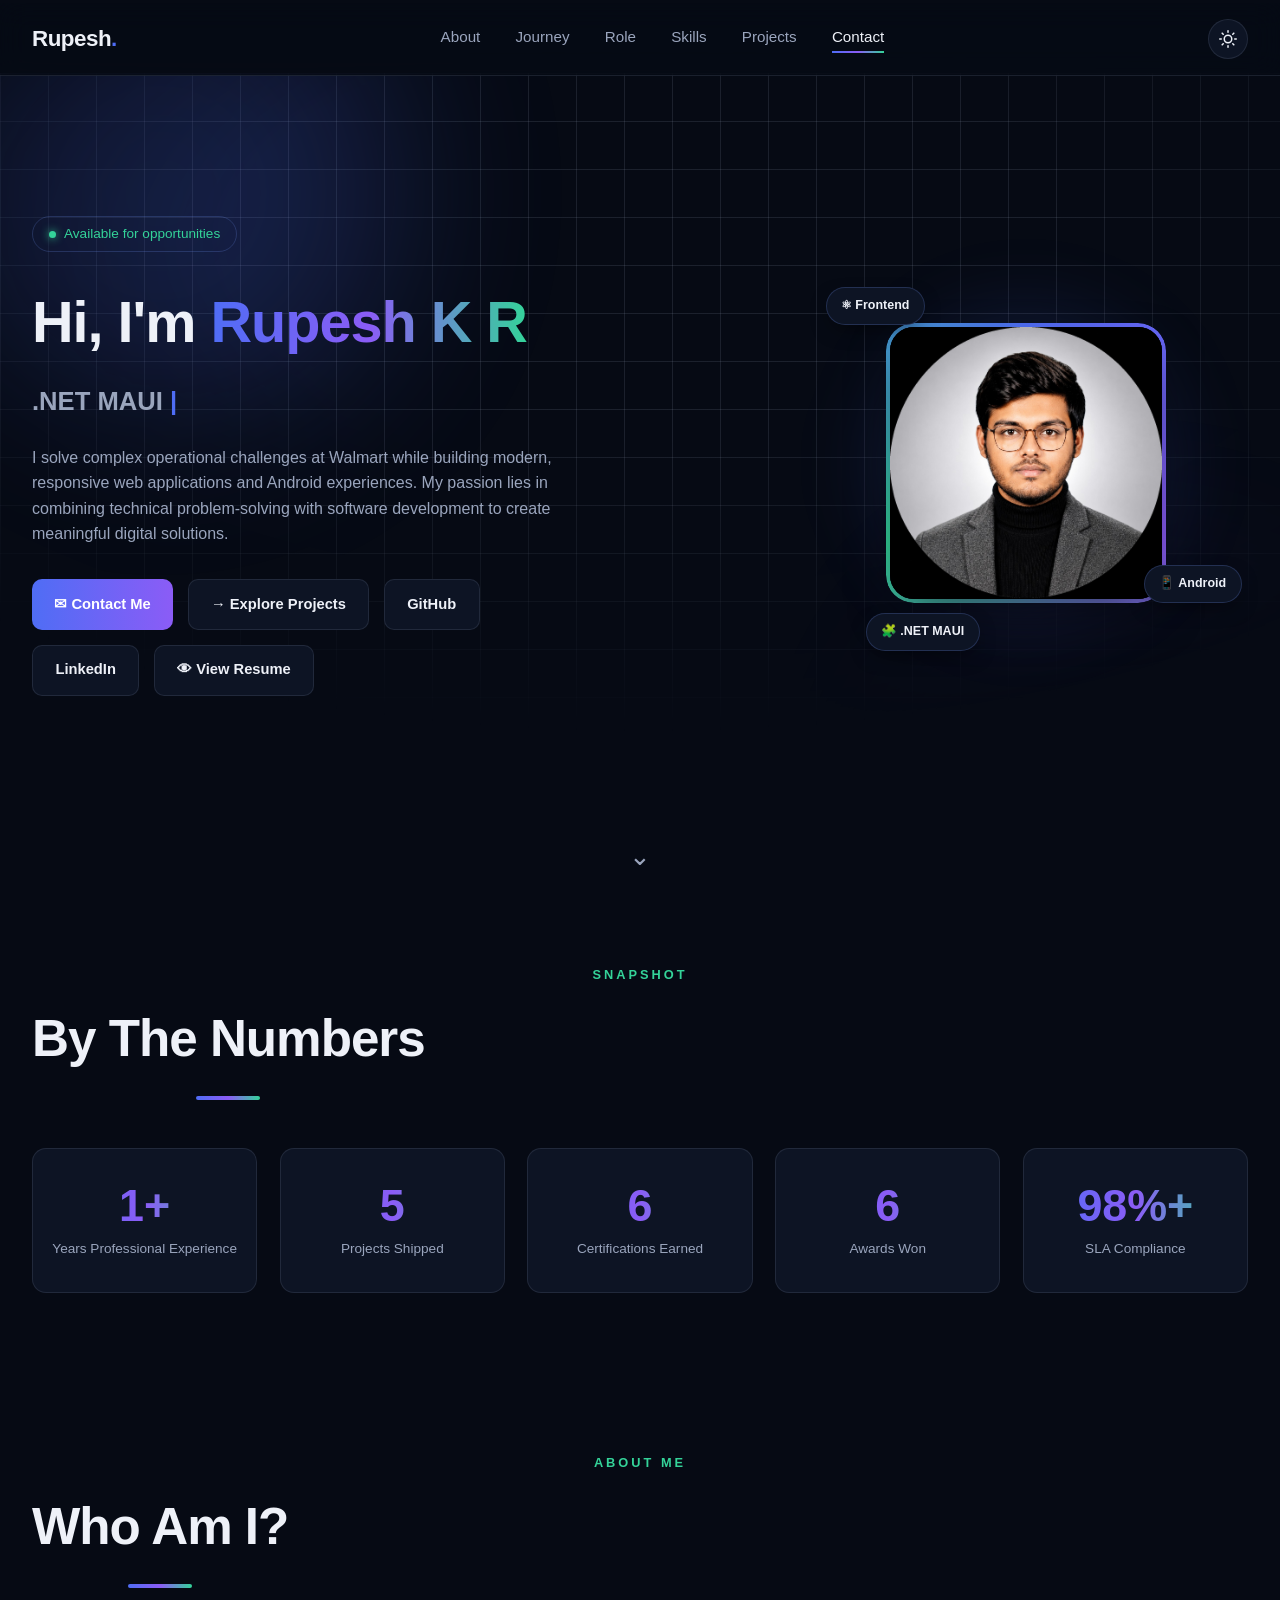
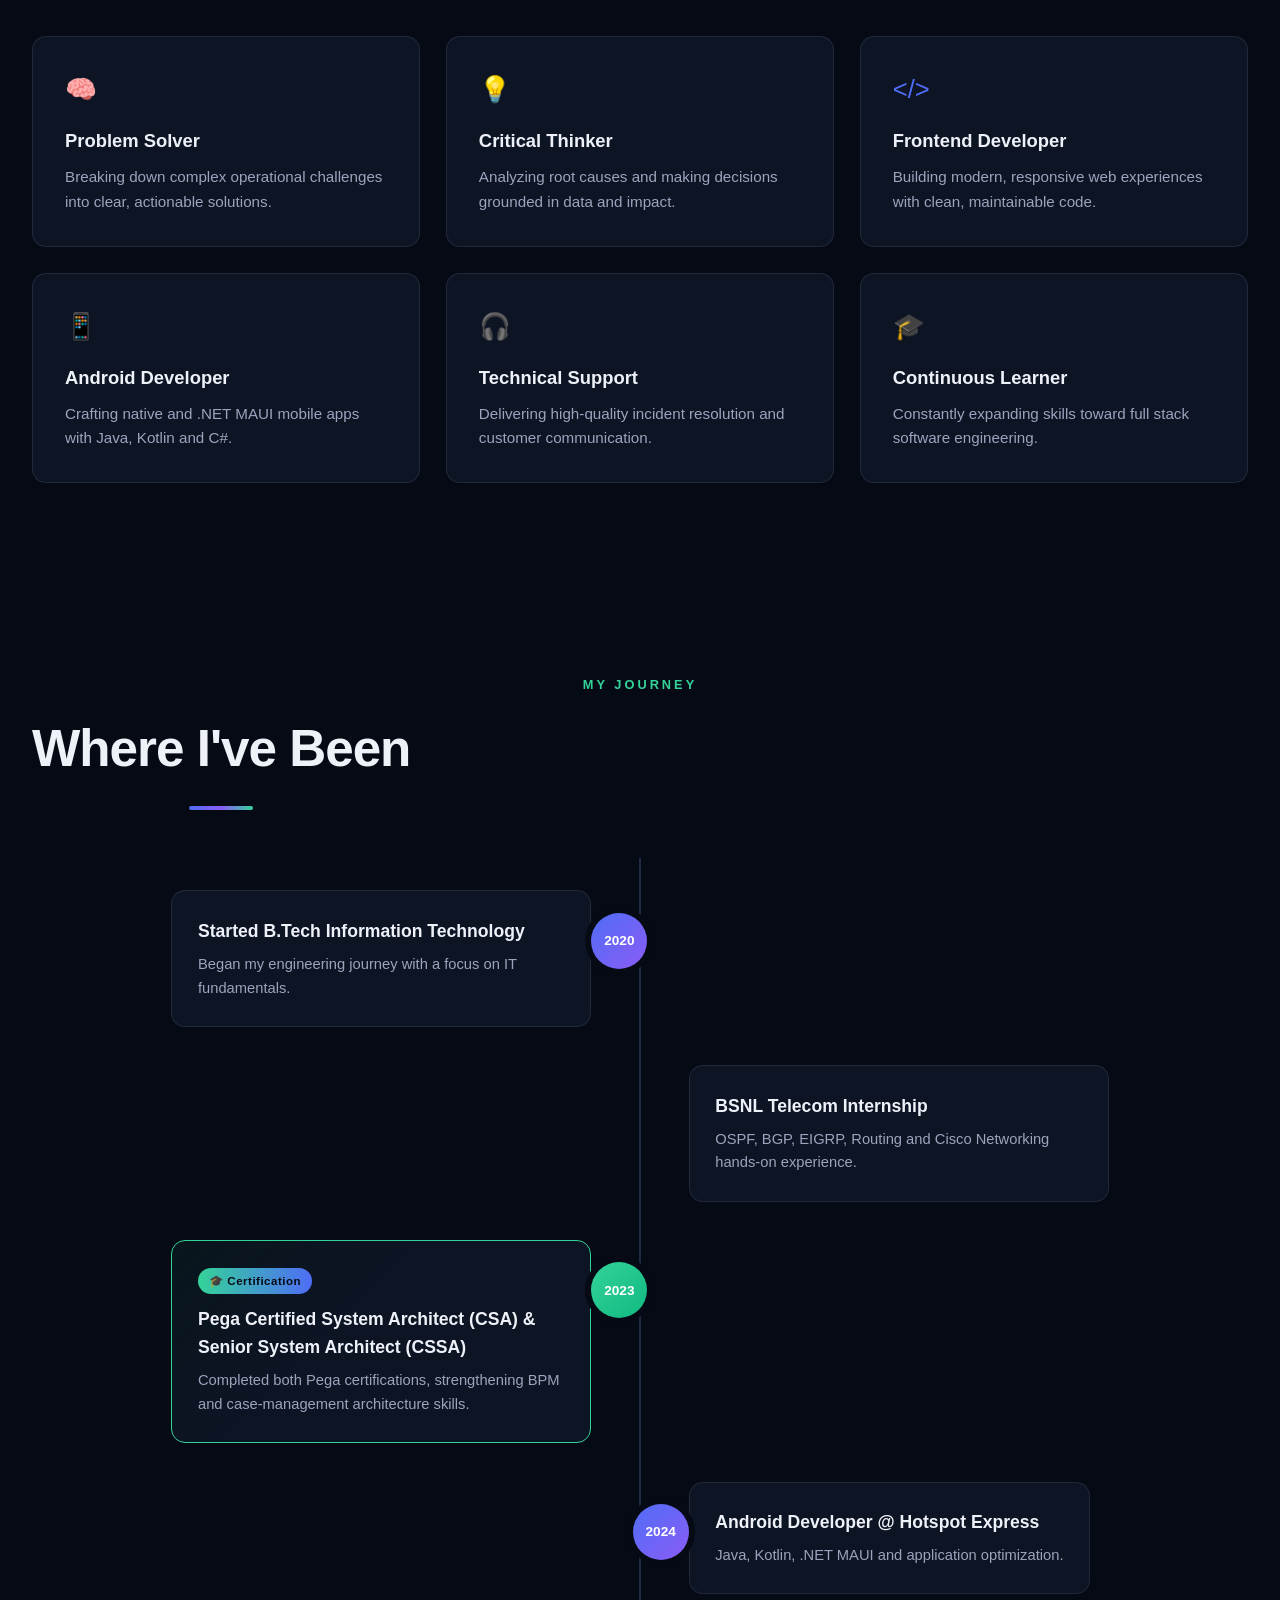
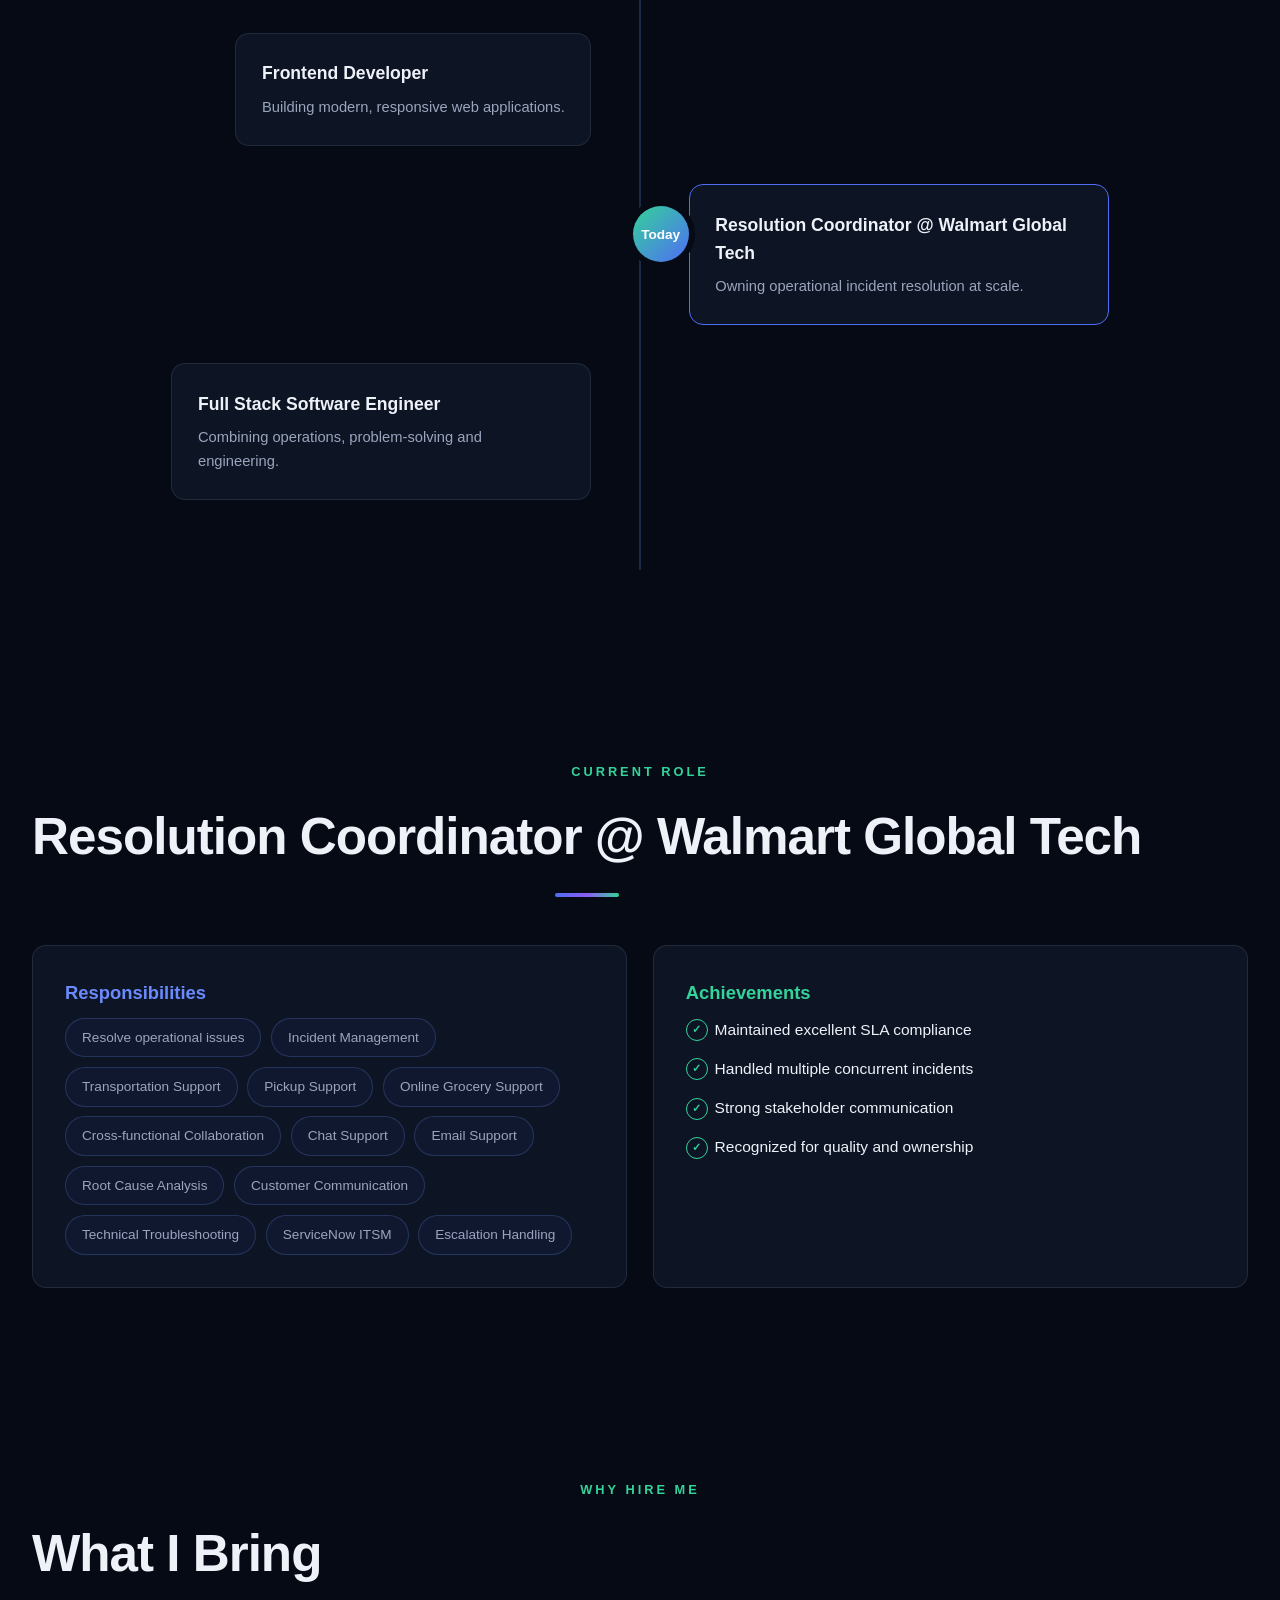
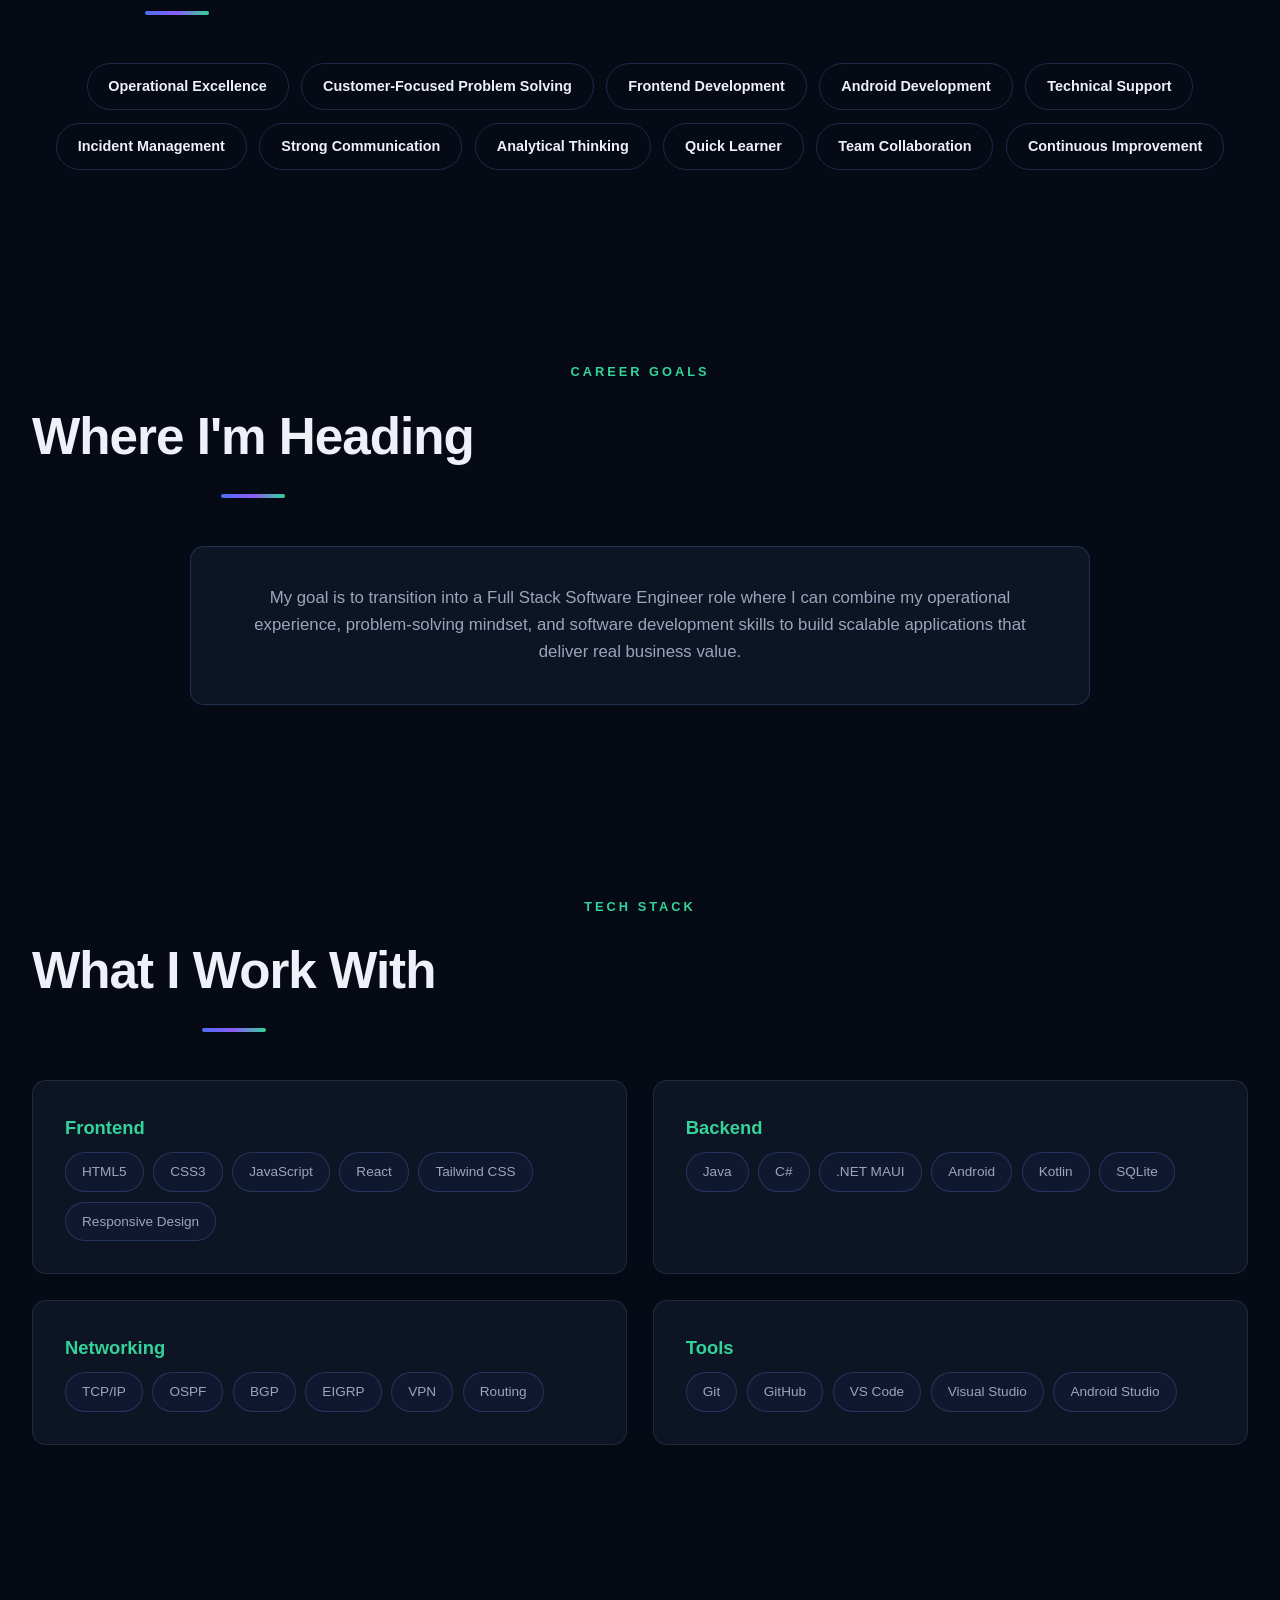
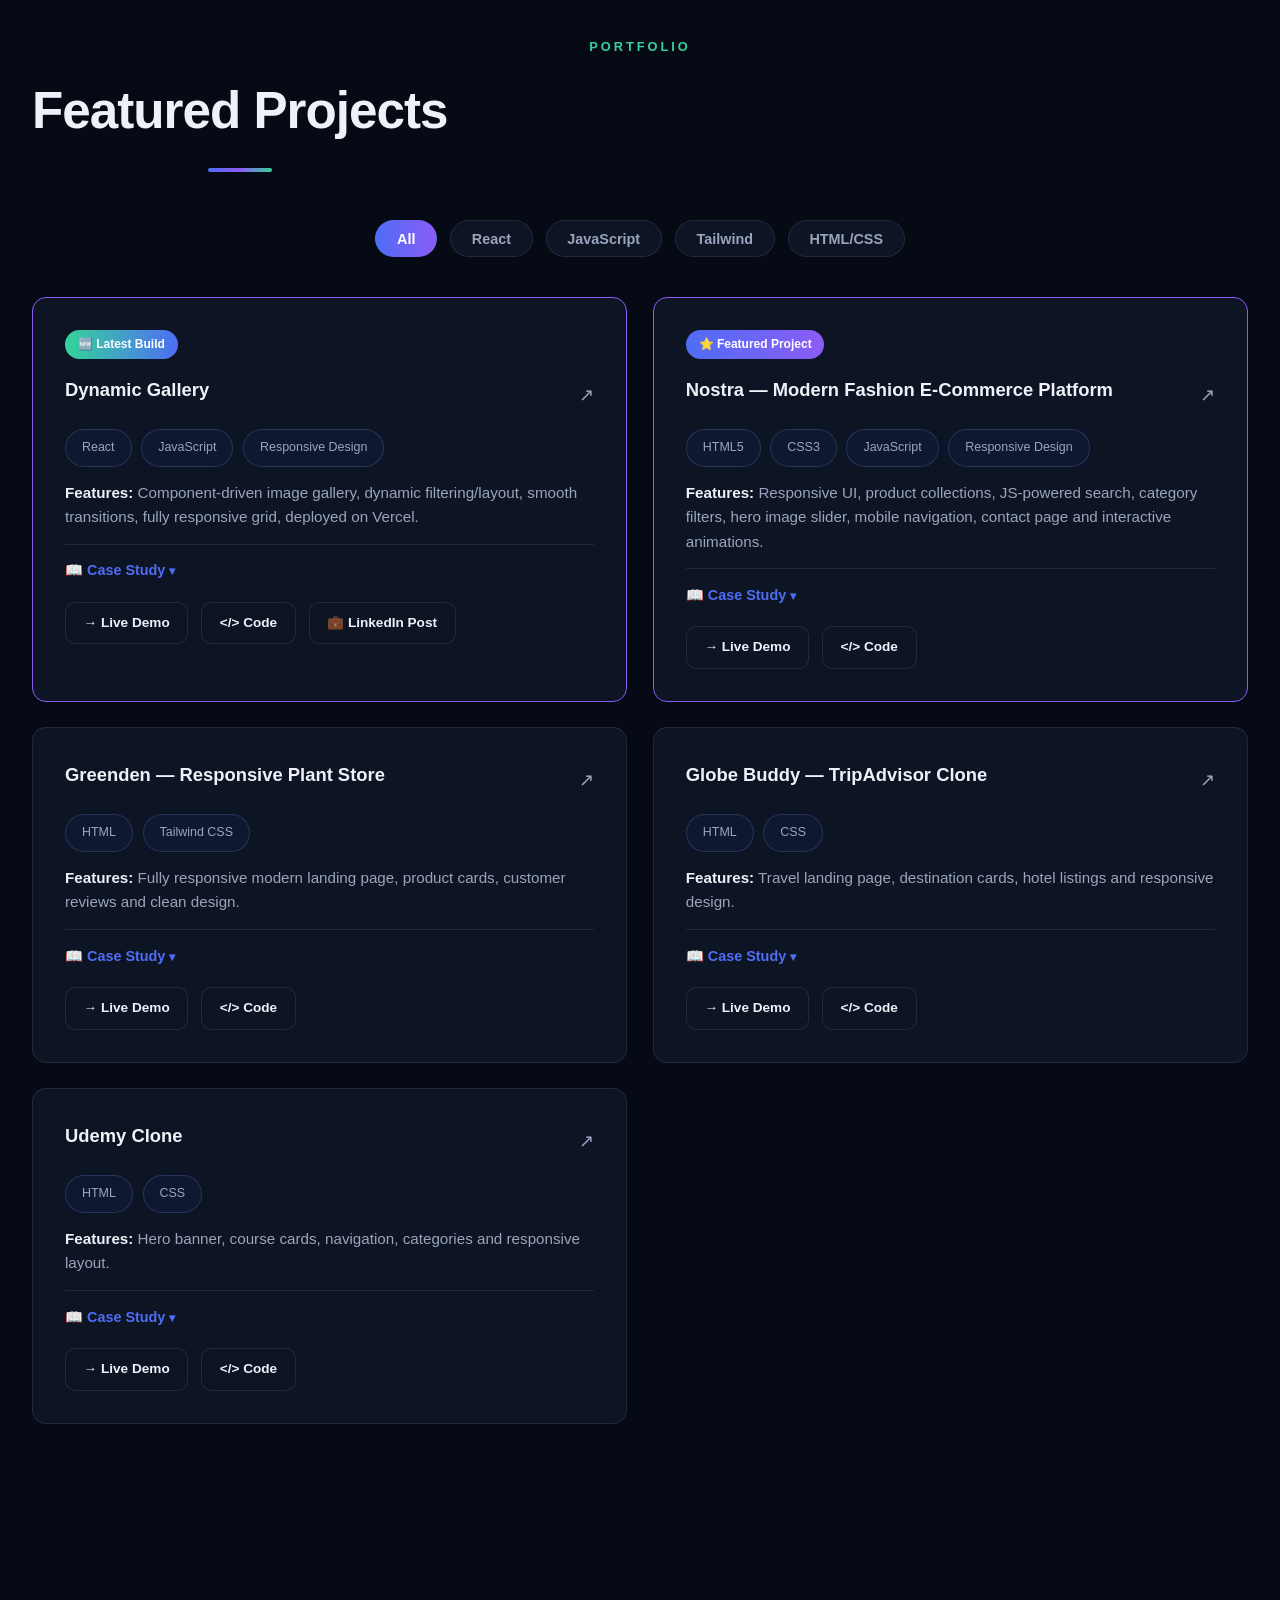
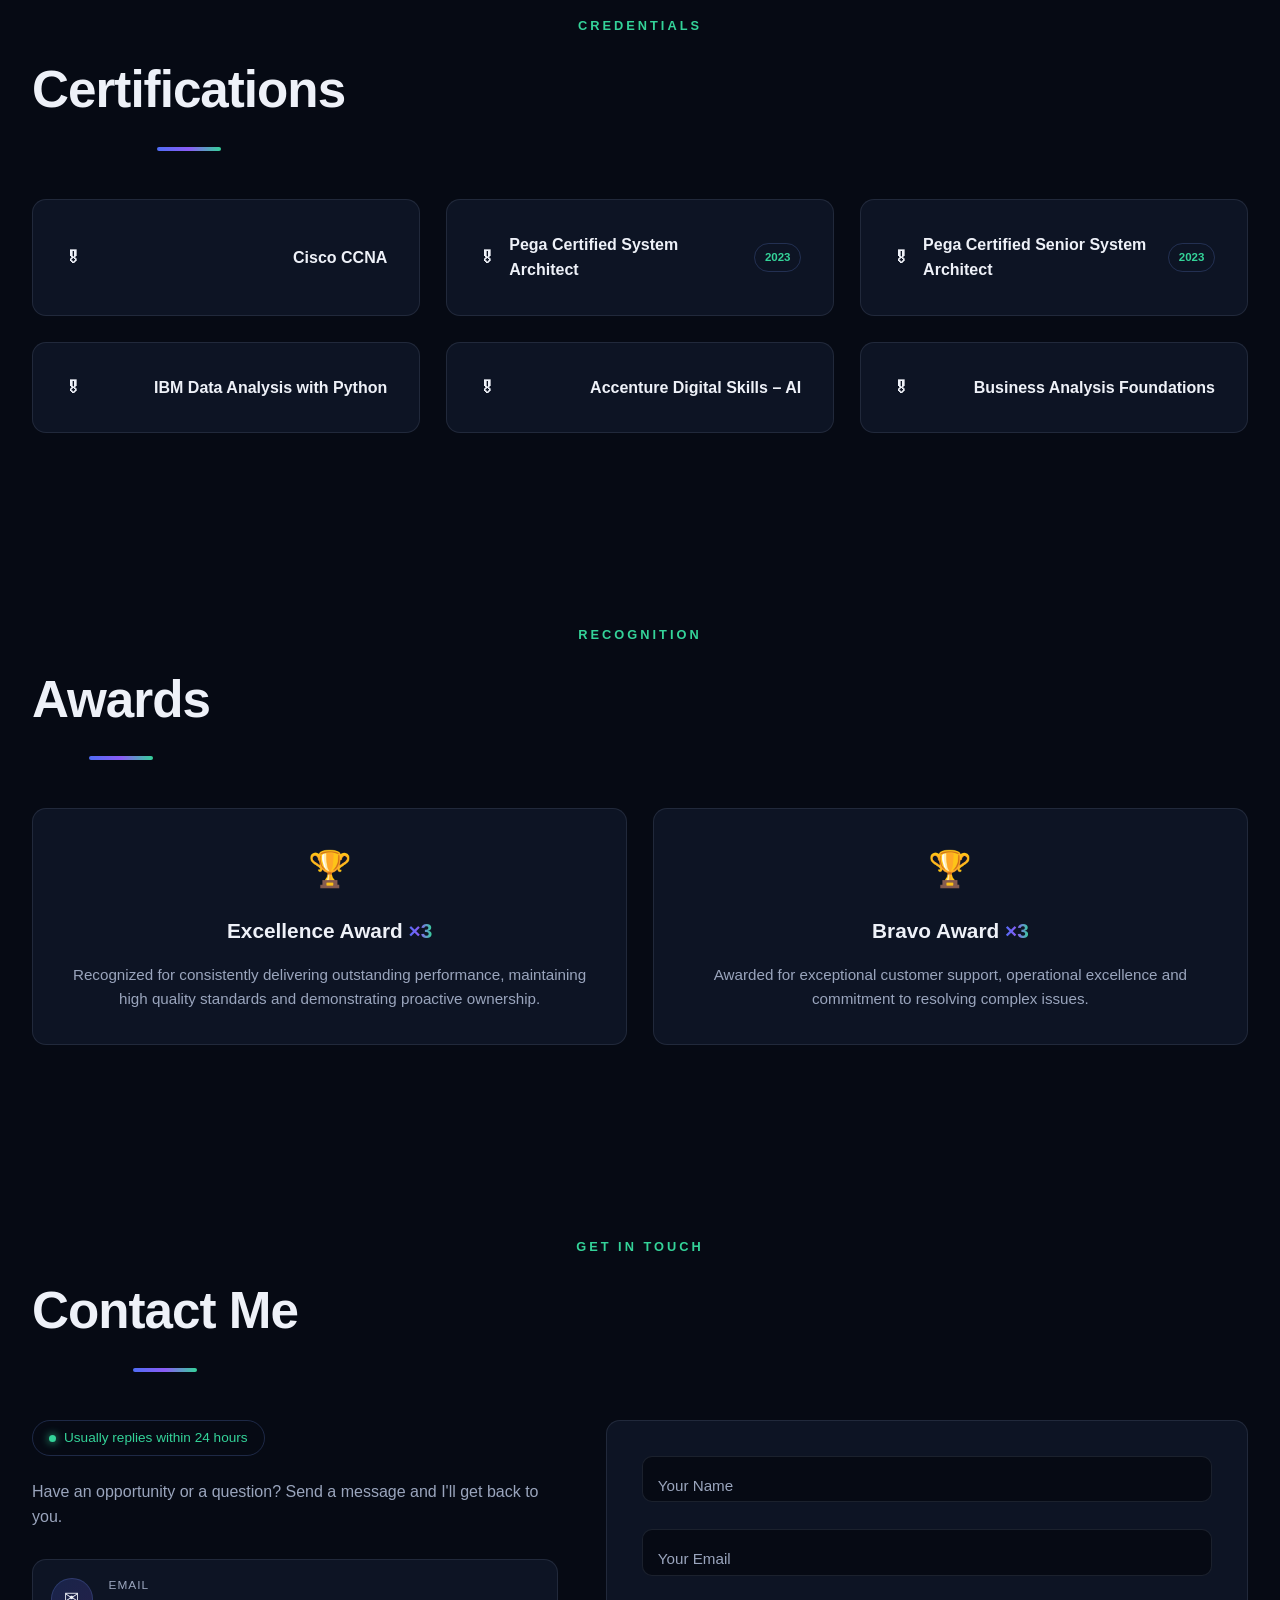
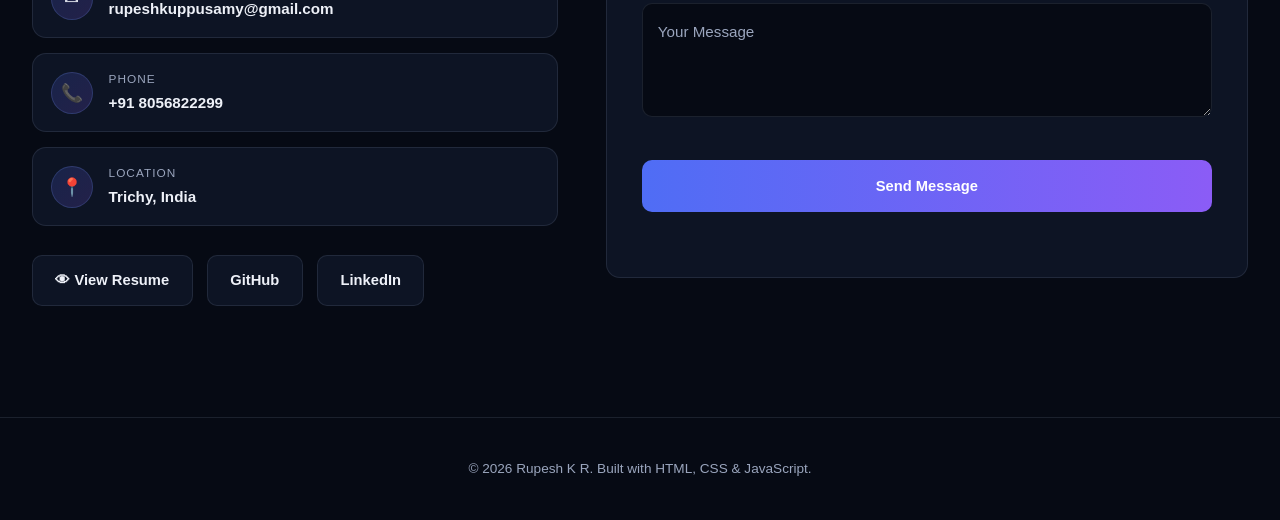
<file: index.html>
<!DOCTYPE html>
<html lang="en">

<head>
    <meta charset="UTF-8">

    <meta name="viewport" content="width=device-width, initial-scale=1.0">

    <title>Rupesh K R — Portfolio</title>

    <meta
        name="description"
        content="Rupesh K R — Resolution Coordinator turned Frontend and Full Stack Developer. Explore my projects, skills, certifications and professional journey."
    >

    <meta
        name="robots"
        content="index, follow, max-image-preview:large"
    >

    <meta
        name="author"
        content="Rupesh K R"
    >

    <meta
        name="theme-color"
        content="#4f6df5"
    >

    <!-- Security Policy
         All executable JavaScript is local.
         External form submission is allowed only to Formspree.
    -->
    <meta
        http-equiv="Content-Security-Policy"
        content="
            default-src 'self';
            script-src 'self';
            style-src 'self' 'unsafe-inline';
            img-src 'self' data:;
            font-src 'self';
            connect-src 'self' https://formspree.io;
            form-action 'self' https://formspree.io;
            frame-src 'self';
            object-src 'self';
            base-uri 'self';
            upgrade-insecure-requests;
        "
    >

    <!-- Canonical -->
    <link
        rel="canonical"
        href="https://ru942.github.io/Portfolio/"
    >

    <!-- Favicons -->
    <link
        rel="icon"
        type="image/svg+xml"
        href="assets/favicon.svg"
    >

    <link
        rel="icon"
        type="image/png"
        sizes="32x32"
        href="assets/favicon-32.png"
    >

    <link
        rel="icon"
        type="image/png"
        sizes="16x16"
        href="assets/favicon-16.png"
    >

    <link
        rel="icon"
        type="image/png"
        sizes="192x192"
        href="assets/favicon-192.png"
    >

    <link
        rel="icon"
        type="image/png"
        sizes="512x512"
        href="assets/favicon-512.png"
    >

    <link
        rel="apple-touch-icon"
        href="assets/apple-touch-icon.png"
    >

    <link
        rel="shortcut icon"
        href="assets/favicon.ico"
    >

    <!-- Open Graph -->
    <meta
        property="og:type"
        content="website"
    >

    <meta
        property="og:title"
        content="Rupesh K R — Portfolio"
    >

    <meta
        property="og:description"
        content="Resolution Coordinator turned Frontend and Full Stack Developer. Explore my projects, skills and professional journey."
    >

    <meta
        property="og:image"
        content="https://ru942.github.io/Portfolio/assets/og-image.png"
    >

    <meta
        property="og:url"
        content="https://ru942.github.io/Portfolio/"
    >

    <meta
        property="og:site_name"
        content="Rupesh K R Portfolio"
    >

    <!-- Twitter -->
    <meta
        name="twitter:card"
        content="summary_large_image"
    >

    <meta
        name="twitter:title"
        content="Rupesh K R — Portfolio"
    >

    <meta
        name="twitter:description"
        content="Resolution Coordinator turned Frontend and Full Stack Developer."
    >

    <meta
        name="twitter:image"
        content="https://ru942.github.io/Portfolio/assets/og-image.png"
    >

    <!-- Structured Data -->
    <script type="application/ld+json">
    {
        "@context": "https://schema.org",
        "@type": "Person",
        "name": "Rupesh K R",
        "jobTitle": "Resolution Coordinator / Frontend Developer",
        "url": "https://ru942.github.io/Portfolio/",
        "image": "https://ru942.github.io/Portfolio/assets/profile.jpg",
        "email": "mailto:rupeshkuppusamy@gmail.com",
        "telephone": "+91-8056822299",
        "address": {
            "@type": "PostalAddress",
            "addressLocality": "Trichy",
            "addressCountry": "IN"
        },
        "sameAs": [
            "https://github.com/Ru942",
            "https://www.linkedin.com/in/rupesh-k-r-70864a204/"
        ]
    }
    </script>

    <!-- Local CSS only -->
    <link
        rel="stylesheet"
        href="style.css"
    >
</head>

<body>

    <div class="top-gradient-bar"></div>

    <!-- NAVIGATION -->
    <header class="navbar">

        <div class="nav-inner">

            <a
                href="#home"
                class="logo"
            >
                Rupesh<span>.</span>
            </a>

            <nav
                class="nav-links"
                id="navLinks"
            >

                <a href="#about">About</a>
                <a href="#journey">Journey</a>
                <a href="#role">Role</a>
                <a href="#skills">Skills</a>
                <a href="#projects">Projects</a>
                <a href="#contact">Contact</a>

            </nav>

            <div class="nav-actions">

                <button
                    id="themeToggle"
                    class="icon-btn"
                    type="button"
                    aria-label="Toggle theme"
                >

                    <svg
                        id="sunIcon"
                        width="18"
                        height="18"
                        viewBox="0 0 24 24"
                        fill="none"
                        stroke="currentColor"
                        stroke-width="2"
                        stroke-linecap="round"
                        stroke-linejoin="round"
                    >
                        <circle cx="12" cy="12" r="5"></circle>
                        <line x1="12" y1="1" x2="12" y2="3"></line>
                        <line x1="12" y1="21" x2="12" y2="23"></line>
                        <line x1="4.22" y1="4.22" x2="5.64" y2="5.64"></line>
                        <line x1="18.36" y1="18.36" x2="19.78" y2="19.78"></line>
                        <line x1="1" y1="12" x2="3" y2="12"></line>
                        <line x1="21" y1="12" x2="23" y2="12"></line>
                        <line x1="4.22" y1="19.78" x2="5.64" y2="18.36"></line>
                        <line x1="18.36" y1="5.64" x2="19.78" y2="4.22"></line>
                    </svg>

                    <svg
                        id="moonIcon"
                        width="18"
                        height="18"
                        viewBox="0 0 24 24"
                        fill="none"
                        stroke="currentColor"
                        stroke-width="2"
                        stroke-linecap="round"
                        stroke-linejoin="round"
                        style="display:none"
                    >
                        <path d="M21 12.79A9 9 0 1 1 11.21 3 7 7 0 0 0 21 12.79z"></path>
                    </svg>

                </button>

                <button
                    class="hamburger"
                    id="hamburger"
                    type="button"
                    aria-label="Open navigation menu"
                    aria-expanded="false"
                >
                    <span></span>
                    <span></span>
                    <span></span>
                </button>

            </div>

        </div>

    </header>


    <!-- HERO -->
    <section
        id="home"
        class="section hero"
    >

        <div class="grid-bg"></div>

        <div class="hero-inner">

            <div class="hero-text">

                <div class="badge">
                    <span class="dot"></span>
                    Available for opportunities
                </div>

                <h1>
                    Hi, I'm
                    <span class="accent-text">
                        Rupesh K R
                    </span>
                </h1>

                <div class="typewrap">
                    <span id="typewriter"></span>
                    <span class="cursor">|</span>
                </div>

                <p class="hero-desc">
                    I solve complex operational challenges at Walmart while
                    building modern, responsive web applications and Android
                    experiences. My passion lies in combining technical
                    problem-solving with software development to create
                    meaningful digital solutions.
                </p>

                <div class="btn-row">

                    <a
                        href="#contact"
                        class="btn btn-primary"
                    >
                        ✉ Contact Me
                    </a>

                    <a
                        href="#projects"
                        class="btn btn-outline"
                    >
                        → Explore Projects
                    </a>

                    <a
                        href="https://github.com/Ru942"
                        target="_blank"
                        rel="noopener noreferrer"
                        class="btn btn-outline"
                    >
                        GitHub
                    </a>

                </div>

                <div class="btn-row">

                    <a
                        href="https://www.linkedin.com/in/rupesh-k-r-70864a204/"
                        target="_blank"
                        rel="noopener noreferrer"
                        class="btn btn-outline"
                    >
                        LinkedIn
                    </a>

                    <a
                        href="resume.viewer.html"
                        target="_blank"
                        rel="noopener noreferrer"
                        class="btn btn-outline"
                    >
                        👁 View Resume
                    </a>

                </div>

            </div>


            <div class="hero-photo">

                <div
                    class="photo-stage"
                    id="photoStage"
                >

                    <div class="orbit-chip chip-1">
                        ⚛ Frontend
                    </div>

                    <div class="orbit-chip chip-2">
                        📱 Android
                    </div>

                    <div class="orbit-chip chip-3">
                        🧩 .NET MAUI
                    </div>

                    <div
                        class="photo-box"
                        id="photoBox"
                    >

                        <div class="photo-box-inner">

                            <img
                                src="assets/profile.jpg"
                                alt="Professional profile photo of Rupesh K R"
                            >

                        </div>

                    </div>

                </div>

            </div>

        </div>

        <a
            href="#about"
            class="scroll-cue"
            aria-label="Scroll down"
        >
            ⌄
        </a>

    </section>


    <!-- STATS -->
    <section class="section stats-section">

        <p class="eyebrow center">
            SNAPSHOT
        </p>

        <h2 class="section-title center">
            By The Numbers
        </h2>

        <div class="stats-grid">

            <div class="stat-card">
                <div
                    class="stat-number"
                    data-target="1"
                    data-suffix="+"
                >
                    0
                </div>
                <div class="stat-label">
                    Years Professional Experience
                </div>
            </div>

            <div class="stat-card">
                <div
                    class="stat-number"
                    data-target="5"
                    data-suffix=""
                >
                    0
                </div>
                <div class="stat-label">
                    Projects Shipped
                </div>
            </div>

            <div class="stat-card">
                <div
                    class="stat-number"
                    data-target="6"
                    data-suffix=""
                >
                    0
                </div>
                <div class="stat-label">
                    Certifications Earned
                </div>
            </div>

            <div class="stat-card">
                <div
                    class="stat-number"
                    data-target="6"
                    data-suffix=""
                >
                    0
                </div>
                <div class="stat-label">
                    Awards Won
                </div>
            </div>

            <div class="stat-card">
                <div
                    class="stat-number"
                    data-target="98"
                    data-suffix="%+"
                >
                    0
                </div>
                <div class="stat-label">
                    SLA Compliance
                </div>
            </div>

        </div>

    </section>


    <!-- ABOUT -->
    <section
        id="about"
        class="section"
    >

        <p class="eyebrow center">
            ABOUT ME
        </p>

        <h2 class="section-title center">
            Who Am I?
        </h2>

        <div class="grid grid-3">

            <div class="card">
                <div class="card-icon">🧠</div>
                <h3>Problem Solver</h3>
                <p>
                    Breaking down complex operational challenges into clear,
                    actionable solutions.
                </p>
            </div>

            <div class="card">
                <div class="card-icon">💡</div>
                <h3>Critical Thinker</h3>
                <p>
                    Analyzing root causes and making decisions grounded in
                    data and impact.
                </p>
            </div>

            <div class="card">
                <div class="card-icon">&lt;/&gt;</div>
                <h3>Frontend Developer</h3>
                <p>
                    Building modern, responsive web experiences with clean,
                    maintainable code.
                </p>
            </div>

            <div class="card">
                <div class="card-icon">📱</div>
                <h3>Android Developer</h3>
                <p>
                    Crafting native and .NET MAUI mobile apps with Java,
                    Kotlin and C#.
                </p>
            </div>

            <div class="card">
                <div class="card-icon">🎧</div>
                <h3>Technical Support</h3>
                <p>
                    Delivering high-quality incident resolution and customer
                    communication.
                </p>
            </div>

            <div class="card">
                <div class="card-icon">🎓</div>
                <h3>Continuous Learner</h3>
                <p>
                    Constantly expanding skills toward full stack software
                    engineering.
                </p>
            </div>

        </div>

    </section>


    <!-- JOURNEY -->
    <section
        id="journey"
        class="section"
    >

        <p class="eyebrow center">
            MY JOURNEY
        </p>

        <h2 class="section-title center">
            Where I've Been
        </h2>

        <div class="timeline">

            <div class="timeline-line"></div>

            <div class="tl-item tl-left">

                <div class="tl-card">
                    <h3>
                        Started B.Tech Information Technology
                    </h3>

                    <p>
                        Began my engineering journey with a focus on IT
                        fundamentals.
                    </p>
                </div>

                <div class="tl-dot">
                    2020
                </div>

            </div>


            <div class="tl-item tl-right">

                <div class="tl-card">
                    <h3>
                        BSNL Telecom Internship
                    </h3>

                    <p>
                        OSPF, BGP, EIGRP, Routing and Cisco Networking
                        hands-on experience.
                    </p>
                </div>

            </div>


            <div class="tl-item tl-left">

                <div class="tl-card highlight cert-highlight">

                    <span class="cert-flag">
                        🎓 Certification
                    </span>

                    <h3>
                        Pega Certified System Architect (CSA)
                        &amp; Senior System Architect (CSSA)
                    </h3>

                    <p>
                        Completed both Pega certifications, strengthening
                        BPM and case-management architecture skills.
                    </p>

                </div>

                <div class="tl-dot cert">
                    2023
                </div>

            </div>


            <div class="tl-item tl-right">

                <div class="tl-card">

                    <h3>
                        Android Developer @ Hotspot Express
                    </h3>

                    <p>
                        Java, Kotlin, .NET MAUI and application optimization.
                    </p>

                </div>

                <div class="tl-dot">
                    2024
                </div>

            </div>


            <div class="tl-item tl-left">

                <div class="tl-card">

                    <h3>
                        Frontend Developer
                    </h3>

                    <p>
                        Building modern, responsive web applications.
                    </p>

                </div>

            </div>


            <div class="tl-item tl-right">

                <div class="tl-card highlight">

                    <h3>
                        Resolution Coordinator @ Walmart Global Tech
                    </h3>

                    <p>
                        Owning operational incident resolution at scale.
                    </p>

                </div>

                <div class="tl-dot today">
                    Today
                </div>

            </div>


            <div class="tl-item tl-left">

                <div class="tl-card">

                    <h3>
                        Full Stack Software Engineer
                    </h3>

                    <p>
                        Combining operations, problem-solving and engineering.
                    </p>

                </div>

            </div>

        </div>

    </section>


    <!-- ROLE -->
    <section
        id="role"
        class="section"
    >

        <p class="eyebrow center">
            CURRENT ROLE
        </p>

        <h2 class="section-title center">
            Resolution Coordinator @ Walmart Global Tech
        </h2>

        <div class="grid grid-2 role-grid">

            <div class="card">

                <h3 class="card-heading blue">
                    Responsibilities
                </h3>

                <div class="tag-wrap">

                    <span class="tag">Resolve operational issues</span>
                    <span class="tag">Incident Management</span>
                    <span class="tag">Transportation Support</span>
                    <span class="tag">Pickup Support</span>
                    <span class="tag">Online Grocery Support</span>
                    <span class="tag">Cross-functional Collaboration</span>
                    <span class="tag">Chat Support</span>
                    <span class="tag">Email Support</span>
                    <span class="tag">Root Cause Analysis</span>
                    <span class="tag">Customer Communication</span>
                    <span class="tag">Technical Troubleshooting</span>
                    <span class="tag">ServiceNow ITSM</span>
                    <span class="tag">Escalation Handling</span>

                </div>

            </div>


            <div class="card">

                <h3 class="card-heading green">
                    Achievements
                </h3>

                <ul class="check-list">

                    <li>
                        Maintained excellent SLA compliance
                    </li>

                    <li>
                        Handled multiple concurrent incidents
                    </li>

                    <li>
                        Strong stakeholder communication
                    </li>

                    <li>
                        Recognized for quality and ownership
                    </li>

                </ul>

            </div>

        </div>

    </section>


    <!-- WHY HIRE ME -->
    <section
        id="bring"
        class="section"
    >

        <p class="eyebrow center">
            WHY HIRE ME
        </p>

        <h2 class="section-title center">
            What I Bring
        </h2>

        <div class="pill-wrap center">

            <span class="pill">Operational Excellence</span>
            <span class="pill">Customer-Focused Problem Solving</span>
            <span class="pill">Frontend Development</span>
            <span class="pill">Android Development</span>
            <span class="pill">Technical Support</span>
            <span class="pill">Incident Management</span>
            <span class="pill">Strong Communication</span>
            <span class="pill">Analytical Thinking</span>
            <span class="pill">Quick Learner</span>
            <span class="pill">Team Collaboration</span>
            <span class="pill">Continuous Improvement</span>

        </div>

    </section>


    <!-- CAREER GOALS -->
    <section class="section">

        <p class="eyebrow center">
            CAREER GOALS
        </p>

        <h2 class="section-title center">
            Where I'm Heading
        </h2>

        <div class="goal-box">

            <p>
                My goal is to transition into a Full Stack Software Engineer
                role where I can combine my operational experience,
                problem-solving mindset, and software development skills to
                build scalable applications that deliver real business value.
            </p>

        </div>

    </section>


    <!-- SKILLS -->
    <section
        id="skills"
        class="section"
    >

        <p class="eyebrow center">
            TECH STACK
        </p>

        <h2 class="section-title center">
            What I Work With
        </h2>

        <div class="grid grid-2">

            <div class="card">

                <h3 class="card-heading green">
                    Frontend
                </h3>

                <div class="tag-wrap">

                    <span class="tag">HTML5</span>
                    <span class="tag">CSS3</span>
                    <span class="tag">JavaScript</span>
                    <span class="tag">React</span>
                    <span class="tag">Tailwind CSS</span>
                    <span class="tag">Responsive Design</span>

                </div>

            </div>


            <div class="card">

                <h3 class="card-heading green">
                    Backend
                </h3>

                <div class="tag-wrap">

                    <span class="tag">Java</span>
                    <span class="tag">C#</span>
                    <span class="tag">.NET MAUI</span>
                    <span class="tag">Android</span>
                    <span class="tag">Kotlin</span>
                    <span class="tag">SQLite</span>

                </div>

            </div>


            <div class="card">

                <h3 class="card-heading green">
                    Networking
                </h3>

                <div class="tag-wrap">

                    <span class="tag">TCP/IP</span>
                    <span class="tag">OSPF</span>
                    <span class="tag">BGP</span>
                    <span class="tag">EIGRP</span>
                    <span class="tag">VPN</span>
                    <span class="tag">Routing</span>

                </div>

            </div>


            <div class="card">

                <h3 class="card-heading green">
                    Tools
                </h3>

                <div class="tag-wrap">

                    <span class="tag">Git</span>
                    <span class="tag">GitHub</span>
                    <span class="tag">VS Code</span>
                    <span class="tag">Visual Studio</span>
                    <span class="tag">Android Studio</span>

                </div>

            </div>

        </div>

    </section>


    <!-- PROJECTS -->
    <section
        id="projects"
        class="section"
    >

        <p class="eyebrow center">
            PORTFOLIO
        </p>

        <h2 class="section-title center">
            Featured Projects
        </h2>

        <div class="filter-row">

            <button
                class="filter-btn active"
                data-filter="all"
                type="button"
            >
                All
            </button>

            <button
                class="filter-btn"
                data-filter="React"
                type="button"
            >
                React
            </button>

            <button
                class="filter-btn"
                data-filter="JavaScript"
                type="button"
            >
                JavaScript
            </button>

            <button
                class="filter-btn"
                data-filter="Tailwind"
                type="button"
            >
                Tailwind
            </button>

            <button
                class="filter-btn"
                data-filter="HTML/CSS"
                type="button"
            >
                HTML/CSS
            </button>

        </div>


        <div
            class="grid grid-2"
            id="projectGrid"
        >

            <!-- Dynamic Gallery -->

            <div
                class="card project-card featured"
                data-tag="React"
            >

                <span class="featured-badge new-badge">
                    🆕 Latest Build
                </span>

                <div class="project-head">

                    <h3>
                        Dynamic Gallery
                    </h3>

                    <a
                        href="https://dynamic-gallery-eight.vercel.app/"
                        target="_blank"
                        rel="noopener noreferrer"
                        aria-label="Live demo of Dynamic Gallery"
                    >
                        ↗
                    </a>

                </div>

                <div class="tag-wrap small-wrap">

                    <span class="tag small">React</span>
                    <span class="tag small">JavaScript</span>
                    <span class="tag small">Responsive Design</span>

                </div>

                <p class="feature-list">
                    <b>Features:</b>
                    Component-driven image gallery, dynamic filtering/layout,
                    smooth transitions, fully responsive grid, deployed on
                    Vercel.
                </p>

                <details class="case-study">

                    <summary>
                        📖 Case Study
                    </summary>

                    <p>
                        <b>Challenge:</b>
                        Build a fast, interactive image gallery using modern
                        component architecture.
                    </p>

                    <p>
                        <b>Solution:</b>
                        Built with React functional components and hooks for
                        state-driven rendering.
                    </p>

                    <p>
                        <b>Result:</b>
                        Smooth dynamic browsing experience and reusable
                        component structure.
                    </p>

                </details>

                <div class="project-btn-row">

                    <a
                        href="https://dynamic-gallery-eight.vercel.app/"
                        target="_blank"
                        rel="noopener noreferrer"
                        class="btn btn-outline demo-btn"
                    >
                        → Live Demo
                    </a>

                    <a
                        href="https://github.com/Ru942/Dynamic-Gallery"
                        target="_blank"
                        rel="noopener noreferrer"
                        class="btn btn-outline demo-btn"
                    >
                        &lt;/&gt; Code
                    </a>

                    <a
                        href="https://www.linkedin.com/posts/rupesh-k-r-70864a204_react-app-activity-7486805084094439424-euX3"
                        target="_blank"
                        rel="noopener noreferrer"
                        class="btn btn-outline demo-btn"
                    >
                        💼 LinkedIn Post
                    </a>

                </div>

            </div>


            <!-- Nostra -->

            <div
                class="card project-card featured"
                data-tag="JavaScript"
            >

                <span class="featured-badge">
                    ⭐ Featured Project
                </span>

                <div class="project-head">

                    <h3>
                        Nostra — Modern Fashion E-Commerce Platform
                    </h3>

                    <a
                        href="https://ru942.github.io/Nostra/"
                        target="_blank"
                        rel="noopener noreferrer"
                        aria-label="Live demo of Nostra"
                    >
                        ↗
                    </a>

                </div>

                <div class="tag-wrap small-wrap">

                    <span class="tag small">HTML5</span>
                    <span class="tag small">CSS3</span>
                    <span class="tag small">JavaScript</span>
                    <span class="tag small">Responsive Design</span>

                </div>

                <p class="feature-list">
                    <b>Features:</b>
                    Responsive UI, product collections, JS-powered search,
                    category filters, hero image slider, mobile navigation,
                    contact page and interactive animations.
                </p>

                <details class="case-study">

                    <summary>
                        📖 Case Study
                    </summary>

                    <p>
                        <b>Challenge:</b>
                        Build a responsive e-commerce website with dynamic
                        product search and filtering.
                    </p>

                    <p>
                        <b>Solution:</b>
                        Developed a modern fashion store with JavaScript
                        powered search and category filtering.
                    </p>

                    <p>
                        <b>Result:</b>
                        Responsive across desktop, tablet and mobile.
                    </p>

                </details>

                <div class="project-btn-row">

                    <a
                        href="https://ru942.github.io/Nostra/"
                        target="_blank"
                        rel="noopener noreferrer"
                        class="btn btn-outline demo-btn"
                    >
                        → Live Demo
                    </a>

                    <a
                        href="https://github.com/Ru942/Nostra"
                        target="_blank"
                        rel="noopener noreferrer"
                        class="btn btn-outline demo-btn"
                    >
                        &lt;/&gt; Code
                    </a>

                </div>

            </div>


            <!-- Greenden -->

            <div
                class="card project-card"
                data-tag="Tailwind"
            >

                <div class="project-head">

                    <h3>
                        Greenden — Responsive Plant Store
                    </h3>

                    <a
                        href="https://ru942.github.io/Greenden-Tailwind/"
                        target="_blank"
                        rel="noopener noreferrer"
                        aria-label="Live demo of Greenden"
                    >
                        ↗
                    </a>

                </div>

                <div class="tag-wrap small-wrap">

                    <span class="tag small">HTML</span>
                    <span class="tag small">Tailwind CSS</span>

                </div>

                <p class="feature-list">
                    <b>Features:</b>
                    Fully responsive modern landing page, product cards,
                    customer reviews and clean design.
                </p>

                <details class="case-study">

                    <summary>
                        📖 Case Study
                    </summary>

                    <p>
                        <b>Challenge:</b>
                        Create a fast, modern website using Tailwind CSS.
                    </p>

                    <p>
                        <b>Solution:</b>
                        Built a responsive plant store using utility classes.
                    </p>

                    <p>
                        <b>Result:</b>
                        Lightweight website with strong mobile responsiveness.
                    </p>

                </details>

                <div class="project-btn-row">

                    <a
                        href="https://ru942.github.io/Greenden-Tailwind/"
                        target="_blank"
                        rel="noopener noreferrer"
                        class="btn btn-outline demo-btn"
                    >
                        → Live Demo
                    </a>

                    <a
                        href="https://github.com/Ru942/Greenden-Tailwind"
                        target="_blank"
                        rel="noopener noreferrer"
                        class="btn btn-outline demo-btn"
                    >
                        &lt;/&gt; Code
                    </a>

                </div>

            </div>


            <!-- Globe Buddy -->

            <div
                class="card project-card"
                data-tag="HTML/CSS"
            >

                <div class="project-head">

                    <h3>
                        Globe Buddy — TripAdvisor Clone
                    </h3>

                    <a
                        href="https://ru942.github.io/GlobeBuddy_Clone_Website/"
                        target="_blank"
                        rel="noopener noreferrer"
                        aria-label="Live demo of Globe Buddy"
                    >
                        ↗
                    </a>

                </div>

                <div class="tag-wrap small-wrap">

                    <span class="tag small">HTML</span>
                    <span class="tag small">CSS</span>

                </div>

                <p class="feature-list">
                    <b>Features:</b>
                    Travel landing page, destination cards, hotel listings
                    and responsive design.
                </p>

                <details class="case-study">

                    <summary>
                        📖 Case Study
                    </summary>

                    <p>
                        <b>Challenge:</b>
                        Recreate a travel website interface inspired by
                        TripAdvisor.
                    </p>

                    <p>
                        <b>Solution:</b>
                        Designed responsive layouts and travel cards.
                    </p>

                    <p>
                        <b>Result:</b>
                        Clean UI and responsive layout.
                    </p>

                </details>

                <div class="project-btn-row">

                    <a
                        href="https://ru942.github.io/GlobeBuddy_Clone_Website/"
                        target="_blank"
                        rel="noopener noreferrer"
                        class="btn btn-outline demo-btn"
                    >
                        → Live Demo
                    </a>

                    <a
                        href="https://github.com/Ru942/GlobeBuddy_Clone_Website"
                        target="_blank"
                        rel="noopener noreferrer"
                        class="btn btn-outline demo-btn"
                    >
                        &lt;/&gt; Code
                    </a>

                </div>

            </div>


            <!-- Udemy -->

            <div
                class="card project-card"
                data-tag="HTML/CSS"
            >

                <div class="project-head">

                    <h3>
                        Udemy Clone
                    </h3>

                    <a
                        href="https://ru942.github.io/Udemy_Clone_website/"
                        target="_blank"
                        rel="noopener noreferrer"
                        aria-label="Live demo of Udemy Clone"
                    >
                        ↗
                    </a>

                </div>

                <div class="tag-wrap small-wrap">

                    <span class="tag small">HTML</span>
                    <span class="tag small">CSS</span>

                </div>

                <p class="feature-list">
                    <b>Features:</b>
                    Hero banner, course cards, navigation, categories and
                    responsive layout.
                </p>

                <details class="case-study">

                    <summary>
                        📖 Case Study
                    </summary>

                    <p>
                        <b>Challenge:</b>
                        Build an online learning platform interface similar
                        to Udemy.
                    </p>

                    <p>
                        <b>Solution:</b>
                        Created responsive grids and intuitive navigation.
                    </p>

                    <p>
                        <b>Result:</b>
                        Improved layout design and responsive development skills.
                    </p>

                </details>

                <div class="project-btn-row">

                    <a
                        href="https://ru942.github.io/Udemy_Clone_website/"
                        target="_blank"
                        rel="noopener noreferrer"
                        class="btn btn-outline demo-btn"
                    >
                        → Live Demo
                    </a>

                    <a
                        href="https://github.com/Ru942/Udemy_Clone_website"
                        target="_blank"
                        rel="noopener noreferrer"
                        class="btn btn-outline demo-btn"
                    >
                        &lt;/&gt; Code
                    </a>

                </div>

            </div>

        </div>

    </section>


    <!-- CERTIFICATIONS -->
    <section
        id="certs"
        class="section"
    >

        <p class="eyebrow center">
            CREDENTIALS
        </p>

        <h2 class="section-title center">
            Certifications
        </h2>

        <div class="grid grid-3">

            <div class="card cert-card">
                🎖 <span>Cisco CCNA</span>
            </div>

            <div class="card cert-card">
                🎖
                <span>
                    <b>Pega Certified System Architect</b>
                </span>
                <span class="cert-year">2023</span>
            </div>

            <div class="card cert-card">
                🎖
                <span>
                    <b>Pega Certified Senior System Architect</b>
                </span>
                <span class="cert-year">2023</span>
            </div>

            <div class="card cert-card">
                🎖
                <span>IBM Data Analysis with Python</span>
            </div>

            <div class="card cert-card">
                🎖
                <span>Accenture Digital Skills – AI</span>
            </div>

            <div class="card cert-card">
                🎖
                <span>Business Analysis Foundations</span>
            </div>

        </div>

    </section>


    <!-- AWARDS -->
    <section
        id="awards"
        class="section"
    >

        <p class="eyebrow center">
            RECOGNITION
        </p>

        <h2 class="section-title center">
            Awards
        </h2>

        <div class="grid grid-2">

            <div class="card award-card">

                <div class="trophy">
                    🏆
                </div>

                <h3>
                    Excellence Award
                    <span class="accent-text">×3</span>
                </h3>

                <p>
                    Recognized for consistently delivering outstanding
                    performance, maintaining high quality standards and
                    demonstrating proactive ownership.
                </p>

            </div>


            <div class="card award-card">

                <div class="trophy">
                    🏆
                </div>

                <h3>
                    Bravo Award
                    <span class="accent-text">×3</span>
                </h3>

                <p>
                    Awarded for exceptional customer support, operational
                    excellence and commitment to resolving complex issues.
                </p>

            </div>

        </div>

    </section>


    <!-- CONTACT -->
    <section
        id="contact"
        class="section"
    >

        <p class="eyebrow center">
            GET IN TOUCH
        </p>

        <h2 class="section-title center">
            Contact Me
        </h2>

        <div class="contact-grid">

            <div class="contact-info">

                <div class="badge contact-badge">
                    <span class="dot"></span>
                    Usually replies within 24 hours
                </div>

                <p class="contact-intro">
                    Have an opportunity or a question? Send a message and
                    I'll get back to you.
                </p>


                <a
                    href="mailto:rupeshkuppusamy@gmail.com"
                    class="contact-tile"
                >

                    <span class="contact-icon">
                        ✉
                    </span>

                    <span class="contact-tile-text">

                        <span class="contact-label">
                            Email
                        </span>

                        <span class="contact-value">
                            rupeshkuppusamy@gmail.com
                        </span>

                    </span>

                </a>


                <a
                    href="tel:+918056822299"
                    class="contact-tile"
                >

                    <span class="contact-icon">
                        📞
                    </span>

                    <span class="contact-tile-text">

                        <span class="contact-label">
                            Phone
                        </span>

                        <span class="contact-value">
                            +91 8056822299
                        </span>

                    </span>

                </a>


                <div class="contact-tile no-link">

                    <span class="contact-icon">
                        📍
                    </span>

                    <span class="contact-tile-text">

                        <span class="contact-label">
                            Location
                        </span>

                        <span class="contact-value">
                            Trichy, India
                        </span>

                    </span>

                </div>


                <div
                    class="btn-row"
                    style="margin-top:1.8rem"
                >

                    <a
                        href="resume.viewer.html"
                        target="_blank"
                        rel="noopener noreferrer"
                        class="btn btn-outline"
                    >
                        👁 View Resume
                    </a>

                    <a
                        href="https://github.com/Ru942"
                        target="_blank"
                        rel="noopener noreferrer"
                        class="btn btn-outline"
                    >
                        GitHub
                    </a>

                    <a
                        href="https://www.linkedin.com/in/rupesh-k-r-70864a204/"
                        target="_blank"
                        rel="noopener noreferrer"
                        class="btn btn-outline"
                    >
                        LinkedIn
                    </a>

                </div>

            </div>


            <!-- Contact Form -->
            <form
                class="contact-form"
                id="contactForm"
                action="https://formspree.io/f/YOUR_FORM_ID"
                method="POST"
                novalidate
            >

                <!-- Honeypot -->
                <input
                    type="text"
                    name="_gotcha"
                    class="hp-field"
                    tabindex="-1"
                    autocomplete="off"
                    aria-hidden="true"
                >


                <div class="field">

                    <input
                        type="text"
                        id="name"
                        name="name"
                        placeholder=" "
                        autocomplete="name"
                        required
                    >

                    <label for="name">
                        Your Name
                    </label>

                    <span class="field-line"></span>

                </div>


                <div class="field">

                    <input
                        type="email"
                        id="email"
                        name="email"
                        placeholder=" "
                        autocomplete="email"
                        required
                    >

                    <label for="email">
                        Your Email
                    </label>

                    <span class="field-line"></span>

                </div>


                <div class="field">

                    <textarea
                        id="message"
                        name="message"
                        rows="5"
                        placeholder=" "
                        required
                    ></textarea>

                    <label for="message">
                        Your Message
                    </label>

                    <span class="field-line"></span>

                </div>


                <button
                    type="submit"
                    class="btn btn-primary full send-btn"
                    id="sendBtn"
                >

                    <span class="btn-label">
                        Send Message
                    </span>

                    <span class="btn-spinner"></span>

                    <span class="btn-check">
                        ✓ Sent
                    </span>

                </button>

                <p
                    class="form-note"
                    id="formNote"
                    aria-live="polite"
                ></p>

            </form>

        </div>

    </section>


    <!-- FOOTER -->
    <footer class="footer">

        <p>
            ©
            <span id="year"></span>
            Rupesh K R.
            Built with HTML, CSS &amp; JavaScript.
        </p>

    </footer>


    <!-- Local JavaScript only -->
    <script src="script.js"></script>

</body>

</html>
</file>
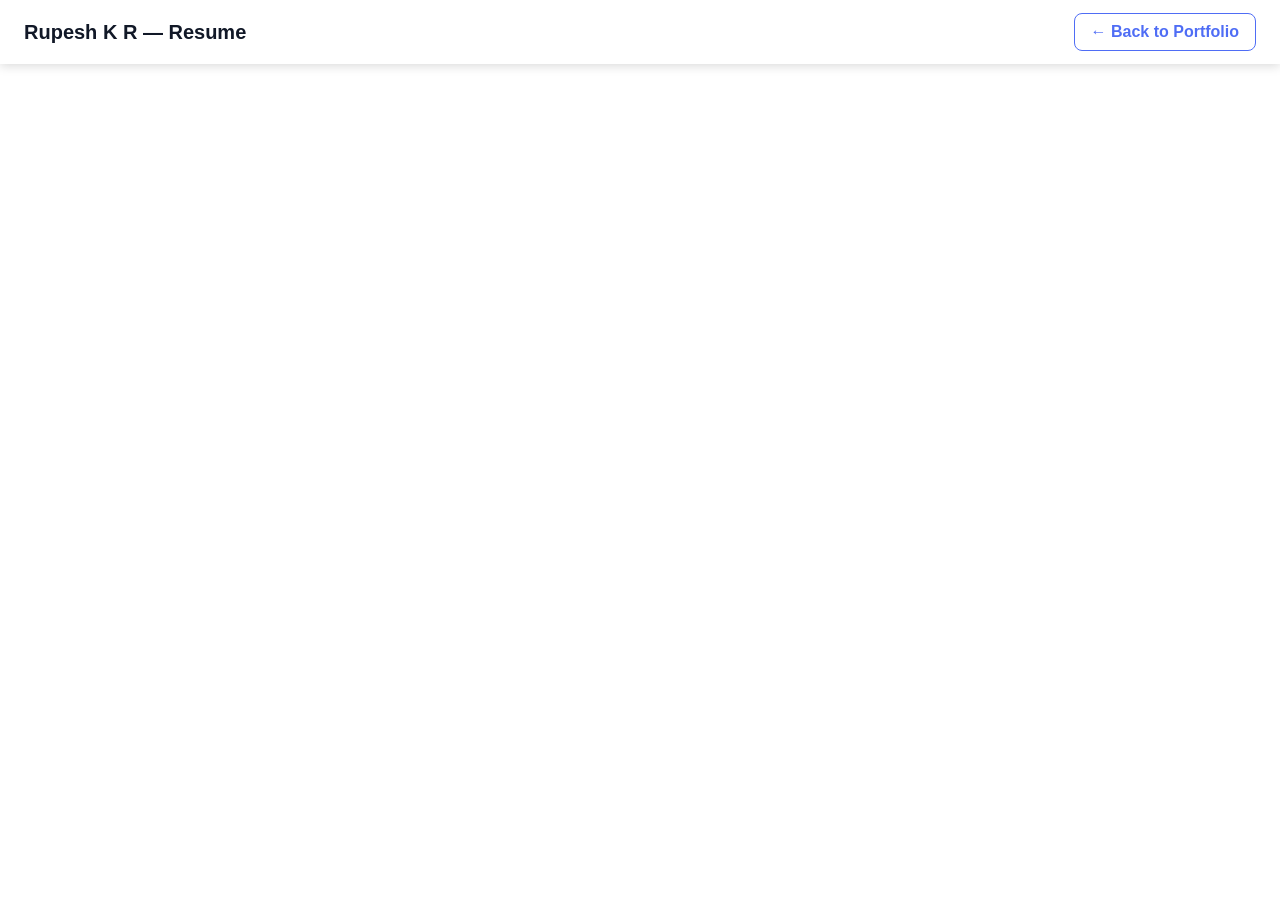
<file: resume.viewer.html>
<!DOCTYPE html>
<html lang="en">

<head>

    <meta charset="UTF-8">

    <meta
        name="viewport"
        content="width=device-width, initial-scale=1.0"
    >

    <title>Rupesh K R — Resume</title>

    <meta
        name="description"
        content="View the professional resume of Rupesh K R."
    >

    <meta
        name="robots"
        content="index, nofollow"
    >

    <meta
        name="referrer"
        content="strict-origin-when-cross-origin"
    >

    <style>

        * {
            margin: 0;
            padding: 0;
            box-sizing: border-box;
        }


        html,
        body {
            width: 100%;
            height: 100%;
        }


        body {
            background: #111827;
            font-family:
                Arial,
                Helvetica,
                sans-serif;

            overflow: hidden;
        }


        .resume-header {

            height: 64px;

            background: #ffffff;

            display: flex;

            align-items: center;

            justify-content: space-between;

            padding: 0 24px;

            box-shadow:
                0 2px 10px
                rgba(0, 0, 0, 0.15);

            position: relative;

            z-index: 10;
        }


        .resume-title {

            font-size: 20px;

            font-weight: 700;

            color: #111827;
        }


        .back-btn {

            text-decoration: none;

            color: #4f6df5;

            font-weight: 600;

            border:
                1px solid #4f6df5;

            padding: 9px 16px;

            border-radius: 8px;

            transition:
                background 0.3s ease,
                color 0.3s ease;
        }


        .back-btn:hover {

            background: #4f6df5;

            color: #ffffff;
        }


        .resume-container {

            width: 100%;

            height:
                calc(100vh - 64px);

            display: flex;

            justify-content: center;

            background: #1f2937;
        }


        .resume-frame {

            width: 100%;

            height: 100%;

            border: none;

            background: #ffffff;
        }


        @media (max-width: 600px) {

            .resume-header {
                padding: 0 15px;
            }


            .resume-title {
                font-size: 16px;
            }


            .back-btn {

                padding:
                    7px 12px;

                font-size: 14px;
            }

        }

    </style>

</head>


<body>

    <header class="resume-header">

        <div class="resume-title">
            Rupesh K R — Resume
        </div>


        <a
            href="index.html"
            class="back-btn"
        >
            ← Back to Portfolio
        </a>

    </header>


    <main class="resume-container">

        <iframe
            class="resume-frame"
            src="assets/resume.pdf"
            title="Rupesh K R Resume"
            loading="eager"
        ></iframe>

    </main>

</body>

</html>
</file>
<file: style.css>
/* ===== Design Tokens ===== */
:root {
  --bg: #060a14;
  --bg-alt: #0a0f1e;
  --surface: #0d1424;
  --border: rgba(99, 130, 220, 0.25);
  --border-soft: rgba(148, 163, 184, 0.15);
  --text: #eef1f8;
  --text-dim: #9aa5bd;
  --blue: #4f6df5;
  --purple: #8b5cf6;
  --green: #34d399;
  --grad: linear-gradient(90deg, #4f6df5, #8b5cf6, #34d399);
  --radius: 14px;
  --font-display: 'Poppins', sans-serif;
  --font-body: 'Inter', sans-serif;
}

body.light {
  --bg: #f4f6fb;
  --bg-alt: #ffffff;
  --surface: #ffffff;
  --border: rgba(79, 109, 245, 0.25);
  --border-soft: rgba(15, 23, 42, 0.1);
  --text: #10172a;
  --text-dim: #4b5568;
}

* { box-sizing: border-box; margin: 0; padding: 0; }

html { scroll-behavior: smooth; }

body {
  background: var(--bg);
  color: var(--text);
  font-family: var(--font-body);
  line-height: 1.6;
  transition: background .3s ease, color .3s ease;
  overflow-x: hidden;
}

a { text-decoration: none; color: inherit; }
ul { list-style: none; }
img { max-width: 100%; display: block; }

::selection { background: var(--purple); color: #fff; }

/* custom scrollbar */
::-webkit-scrollbar { width: 10px; }
::-webkit-scrollbar-track { background: var(--bg); }
::-webkit-scrollbar-thumb {
  background: linear-gradient(var(--blue), var(--purple));
  border-radius: 999px;
  border: 2px solid var(--bg);
}
html { scrollbar-color: var(--purple) var(--bg); }

.top-gradient-bar {
  position: fixed;
  top: 0; left: 0;
  width: 0%;
  height: 3px;
  background: var(--grad);
  box-shadow: 0 0 12px rgba(139, 92, 246, 0.6);
  z-index: 200;
  transition: width .1s ease-out;
}

/* ===== Navbar ===== */
.navbar {
  position: sticky;
  top: 3px;
  z-index: 100;
  padding: 1rem 2rem;
  background: rgba(6, 10, 20, 0.7);
  backdrop-filter: blur(14px);
  border-bottom: 1px solid var(--border-soft);
}
body.light .navbar { background: rgba(255,255,255,0.7); }

.nav-inner {
  max-width: 1300px;
  margin: 0 auto;
  display: flex;
  align-items: center;
  justify-content: space-between;
}

.logo {
  font-family: var(--font-display);
  font-weight: 800;
  font-size: 1.4rem;
  letter-spacing: -0.5px;
}
.logo span { color: var(--blue); }

.nav-links {
  display: flex;
  gap: 2.2rem;
}
.nav-links a {
  position: relative;
  font-size: 0.95rem;
  font-weight: 500;
  color: var(--text-dim);
  transition: color .2s ease;
  padding-bottom: 4px;
}
.nav-links a::after {
  content: "";
  position: absolute;
  left: 0; bottom: 0;
  width: 0%;
  height: 2px;
  background: var(--grad);
  transition: width .25s ease;
}
.nav-links a:hover { color: var(--text); }
.nav-links a:hover::after,
.nav-links a.active::after { width: 100%; }
.nav-links a.active { color: var(--text); }

.nav-actions { display: flex; align-items: center; gap: 0.8rem; }

.icon-btn {
  width: 40px; height: 40px;
  border-radius: 50%;
  border: 1px solid var(--border-soft);
  background: var(--surface);
  color: var(--text);
  display: flex; align-items: center; justify-content: center;
  cursor: pointer;
  transition: border-color .2s ease, transform .2s ease;
}
.icon-btn:hover { border-color: var(--blue); transform: rotate(20deg); }

.hamburger {
  display: none;
  flex-direction: column;
  gap: 5px;
  background: none;
  border: none;
  cursor: pointer;
}
.hamburger span {
  width: 22px; height: 2px;
  background: var(--text);
  border-radius: 2px;
}

/* ===== Layout Helpers ===== */
.section {
  max-width: 1300px;
  margin: 0 auto;
  padding: 6rem 2rem;
  position: relative;
}

.eyebrow {
  font-family: var(--font-display);
  font-weight: 700;
  font-size: 0.8rem;
  letter-spacing: 3px;
  color: var(--green);
  margin-bottom: 0.8rem;
}
.center { text-align: center; }

.section-title {
  font-family: var(--font-display);
  font-weight: 800;
  font-size: clamp(2rem, 4.5vw, 3.2rem);
  letter-spacing: -1px;
  margin-bottom: 3rem;
  position: relative;
  display: inline-block;
}
.section-title::after {
  content: "";
  display: block;
  height: 4px;
  width: 64px;
  margin: 1rem auto 0;
  border-radius: 999px;
  background: var(--grad);
  transform: scaleX(0);
  transform-origin: left;
  transition: transform .6s cubic-bezier(.4,0,.2,1);
}
.section-title.in-view::after { transform: scaleX(1); }
h2.section-title:not(.center) { display: block; }
h2.section-title:not(.center)::after { margin: 1rem 0 0; }

.accent-text {
  background: var(--grad);
  -webkit-background-clip: text;
  background-clip: text;
  color: transparent;
}

/* ===== Hero ===== */
.hero {
  min-height: 92vh;
  display: flex;
  align-items: center;
  padding-top: 3rem;
}
.grid-bg {
  position: absolute;
  inset: 0;
  background-image:
    linear-gradient(var(--border-soft) 1px, transparent 1px),
    linear-gradient(90deg, var(--border-soft) 1px, transparent 1px);
  background-size: 48px 48px;
  mask-image: radial-gradient(ellipse 80% 60% at 50% 20%, black 40%, transparent 100%);
  z-index: -1;
}
.grid-bg::before, .grid-bg::after {
  content: "";
  position: absolute;
  width: 480px; height: 480px;
  border-radius: 50%;
  filter: blur(90px);
  opacity: 0.22;
  z-index: -1;
}
.grid-bg::before {
  background: var(--blue);
  top: -120px; left: -80px;
  animation: driftA 16s ease-in-out infinite;
}
.grid-bg::after {
  background: var(--purple);
  bottom: -160px; right: -100px;
  animation: driftB 18s ease-in-out infinite;
}
@keyframes driftA {
  0%, 100% { transform: translate(0, 0); }
  50% { transform: translate(60px, 40px); }
}
@keyframes driftB {
  0%, 100% { transform: translate(0, 0); }
  50% { transform: translate(-50px, -30px); }
}
.hero-inner {
  display: grid;
  grid-template-columns: 1.3fr 0.8fr;
  gap: 3rem;
  align-items: center;
  width: 100%;
}

.badge {
  display: inline-flex;
  align-items: center;
  gap: 0.5rem;
  border: 1px solid var(--border);
  padding: 0.4rem 1rem;
  border-radius: 999px;
  font-size: 0.85rem;
  font-weight: 500;
  color: var(--green);
  margin-bottom: 1.5rem;
}
.badge .dot {
  width: 7px; height: 7px;
  border-radius: 50%;
  background: var(--green);
  box-shadow: 0 0 8px var(--green);
}

.hero-text h1 {
  font-family: var(--font-display);
  font-weight: 800;
  font-size: clamp(2.4rem, 5.5vw, 3.6rem);
  letter-spacing: -1px;
  margin-bottom: 0.8rem;
}

.typewrap {
  font-family: var(--font-display);
  font-weight: 600;
  font-size: clamp(1.2rem, 2.5vw, 1.6rem);
  color: var(--text-dim);
  min-height: 2rem;
  margin-bottom: 1.4rem;
}
.cursor { animation: blink 1s infinite; color: var(--blue); }
@keyframes blink { 50% { opacity: 0; } }

.hero-desc {
  max-width: 560px;
  color: var(--text-dim);
  margin-bottom: 2rem;
}

.btn-row {
  display: flex;
  flex-wrap: wrap;
  gap: 0.9rem;
  margin-bottom: 0.9rem;
}

.btn {
  position: relative;
  display: inline-flex;
  align-items: center;
  gap: 0.5rem;
  padding: 0.8rem 1.4rem;
  border-radius: 10px;
  font-weight: 600;
  font-size: 0.92rem;
  transition: transform .2s ease, border-color .2s ease, opacity .2s ease, box-shadow .2s ease;
  border: 1px solid var(--border-soft);
  overflow: hidden;
}
.btn::before {
  content: "";
  position: absolute;
  top: 0; left: -75%;
  width: 50%; height: 100%;
  background: linear-gradient(120deg, transparent, rgba(255,255,255,0.25), transparent);
  transform: skewX(-20deg);
  transition: left .5s ease;
}
.btn:hover::before { left: 130%; }
.btn:hover { transform: translateY(-2px); }
.btn-primary {
  background: linear-gradient(90deg, var(--blue), var(--purple));
  color: #fff;
  border: none;
}
.btn-primary:hover { box-shadow: 0 12px 28px -8px rgba(139, 92, 246, 0.55); }
.btn-primary.full { width: 100%; justify-content: center; margin-top: 0.5rem; }
.btn-outline {
  background: var(--surface);
  color: var(--text);
}
.btn-outline:hover { border-color: var(--blue); }

.hero-photo { display: flex; justify-content: center; }

.photo-stage {
  position: relative;
  width: 340px;
  height: 340px;
  display: flex;
  align-items: center;
  justify-content: center;
}

/* ambient glow pulsing behind the box */
.photo-stage::before {
  content: "";
  position: absolute;
  inset: -20px;
  border-radius: 32px;
  background: radial-gradient(circle, rgba(79,109,245,0.35), transparent 70%);
  filter: blur(30px);
  animation: glowPulse 4s ease-in-out infinite;
  z-index: -1;
}
@keyframes glowPulse {
  0%, 100% { opacity: 0.55; transform: scale(1); }
  50% { opacity: 0.9; transform: scale(1.08); }
}

.photo-box {
  position: relative;
  width: 280px;
  height: 280px;
  border-radius: 28px;
  padding: 4px;
  transform-style: preserve-3d;
  transition: transform .15s ease-out;
  will-change: transform;
}

/* rotating conic-gradient border */
.photo-box::before {
  content: "";
  position: absolute;
  inset: 0;
  border-radius: 28px;
  padding: 4px;
  background: conic-gradient(from 0deg, var(--blue), var(--purple), var(--green), var(--blue));
  animation: spinBorder 6s linear infinite;
  -webkit-mask: linear-gradient(#fff 0 0) content-box, linear-gradient(#fff 0 0);
  -webkit-mask-composite: xor;
  mask-composite: exclude;
  z-index: 1;
}
@keyframes spinBorder { to { transform: rotate(360deg); } }

.photo-box-inner {
  position: relative;
  z-index: 2;
  width: 100%;
  height: 100%;
  border-radius: 24px;
  overflow: hidden;
  background: var(--bg);
  box-shadow: 0 20px 50px -12px rgba(0,0,0,0.6);
}
.photo-box-inner img {
  width: 100%; height: 100%;
  object-fit: cover;
  transition: transform .4s ease;
}
.photo-stage:hover .photo-box-inner img { transform: scale(1.06); }

.photo-stage.no-img .photo-box-inner {
  display: flex; align-items: center; justify-content: center;
  color: var(--text-dim);
  font-family: var(--font-display); font-weight: 700;
  text-align: center;
  white-space: pre-line;
  padding: 1rem;
}
.photo-stage.no-img .photo-box-inner::after { content: "Add your photo\Aassets/profile.jpg"; }

/* orbiting skill chips */
.orbit-chip {
  position: absolute;
  padding: 0.5rem 0.9rem;
  border-radius: 999px;
  background: var(--surface);
  border: 1px solid var(--border);
  font-size: 0.78rem;
  font-weight: 600;
  white-space: nowrap;
  box-shadow: 0 8px 20px -6px rgba(0,0,0,0.5);
  z-index: 3;
  animation: floatChip 5s ease-in-out infinite;
}
.chip-1 { top: -6px; left: -30px; animation-delay: 0s; }
.chip-2 { bottom: 30px; right: -46px; animation-delay: 1.2s; }
.chip-3 { bottom: -18px; left: 10px; animation-delay: 2.4s; }
@keyframes floatChip {
  0%, 100% { transform: translateY(0); }
  50% { transform: translateY(-10px); }
}

.scroll-cue {
  position: absolute;
  bottom: 1.5rem;
  left: 50%;
  transform: translateX(-50%);
  font-size: 1.6rem;
  color: var(--text-dim);
  animation: bounce 2s infinite;
}
@keyframes bounce { 0%,100% { transform: translate(-50%, 0);} 50% { transform: translate(-50%, 8px);} }

/* ===== Grids & Cards ===== */
.grid { display: grid; gap: 1.6rem; }
.grid-2 { grid-template-columns: repeat(2, 1fr); }
.grid-3 { grid-template-columns: repeat(3, 1fr); }

.card {
  position: relative;
  background: var(--surface);
  border: 1px solid var(--border-soft);
  border-radius: var(--radius);
  padding: 2rem;
  overflow: hidden;
  transition: border-color .25s ease, transform .25s ease, box-shadow .25s ease;
}
.card::before {
  content: "";
  position: absolute;
  top: 0; left: 0; right: 0;
  height: 3px;
  background: var(--grad);
  transform: scaleX(0);
  transform-origin: left;
  transition: transform .3s ease;
}
.card:hover {
  border-color: var(--blue);
  transform: translateY(-6px);
  box-shadow: 0 20px 40px -20px rgba(79, 109, 245, 0.45);
}
.card:hover::before { transform: scaleX(1); }
.card h3 { font-family: var(--font-display); font-weight: 700; font-size: 1.15rem; margin-bottom: 0.6rem; }
.card p { color: var(--text-dim); font-size: 0.95rem; }
.card-icon { font-size: 1.6rem; color: var(--blue); margin-bottom: 1rem; }
.card-heading { font-family: var(--font-display); font-weight: 700; font-size: 1.3rem; margin-bottom: 1.4rem; }
.card-heading.blue { color: #6b8afd; }
.card-heading.green { color: var(--green); }

.tag-wrap { display: flex; flex-wrap: wrap; gap: 0.6rem; }
.tag {
  border: 1px solid var(--border);
  padding: 0.5rem 1rem;
  border-radius: 999px;
  font-size: 0.85rem;
  color: var(--text-dim);
  background: rgba(79,109,245,0.06);
}
.tag.small { display: inline-block; margin: 0.6rem 0; font-size: 0.78rem; }

.check-list li {
  position: relative;
  padding-left: 1.8rem;
  margin-bottom: 0.9rem;
  color: var(--text);
  font-size: 0.97rem;
}
.check-list li::before {
  content: "✓";
  position: absolute;
  left: 0;
  color: var(--green);
  font-weight: 700;
  border: 1px solid var(--green);
  border-radius: 50%;
  width: 20px; height: 20px;
  display: flex; align-items: center; justify-content: center;
  font-size: 0.7rem;
  top: 0.1rem;
}

.pill-wrap { display: flex; flex-wrap: wrap; gap: 0.8rem; justify-content: center; }
.pill {
  border: 1px solid var(--border);
  padding: 0.7rem 1.3rem;
  border-radius: 999px;
  font-weight: 600;
  font-size: 0.9rem;
}

/* ===== Stats ===== */
.stats-section { padding-top: 4rem; padding-bottom: 4rem; }
.stats-grid {
  display: grid;
  grid-template-columns: repeat(5, 1fr);
  gap: 1.4rem;
}
.stat-card {
  text-align: center;
  padding: 2rem 1rem;
  border: 1px solid var(--border-soft);
  border-radius: var(--radius);
  background: var(--surface);
  transition: border-color .25s ease, transform .25s ease;
}
.stat-card:hover { border-color: var(--blue); transform: translateY(-4px); }
.stat-number {
  font-family: var(--font-display);
  font-weight: 800;
  font-size: clamp(2.2rem, 4vw, 2.8rem);
  background: var(--grad);
  -webkit-background-clip: text;
  background-clip: text;
  color: transparent;
  line-height: 1.1;
  margin-bottom: 0.5rem;
}
.stat-label {
  font-size: 0.85rem;
  color: var(--text-dim);
  font-weight: 500;
}

.goal-box {
  max-width: 900px;
  margin: 0 auto;
  border: 1px solid var(--border);
  border-radius: var(--radius);
  padding: 2.4rem;
  text-align: center;
  background: var(--surface);
}
.goal-box p { color: var(--text-dim); font-size: 1.05rem; }

/* ===== Timeline ===== */
.timeline { position: relative; padding: 2rem 0; }
.timeline-line {
  position: absolute;
  left: 50%;
  top: 0; bottom: 0;
  width: 2px;
  background: var(--border);
  transform: translateX(-50%);
}
.tl-item {
  position: relative;
  width: 46%;
  margin-bottom: 2.4rem;
}
.tl-left { margin-right: auto; text-align: right; }
.tl-right { margin-left: auto; }
.tl-card {
  display: inline-block;
  text-align: left;
  background: var(--surface);
  border: 1px solid var(--border-soft);
  border-radius: var(--radius);
  padding: 1.6rem;
  max-width: 420px;
}
.tl-card.highlight { border-color: var(--blue); }
.tl-card.cert-highlight {
  border-color: var(--green);
  background: linear-gradient(135deg, rgba(52,211,153,0.06), var(--surface) 40%);
}
.cert-flag {
  display: inline-block;
  font-size: 0.72rem;
  font-weight: 700;
  letter-spacing: 0.5px;
  color: var(--bg);
  background: linear-gradient(90deg, var(--green), var(--blue));
  padding: 0.25rem 0.7rem;
  border-radius: 999px;
  margin-bottom: 0.7rem;
}
.tl-card h3 { font-family: var(--font-display); font-weight: 700; font-size: 1.1rem; margin-bottom: 0.5rem; }
.tl-card p { color: var(--text-dim); font-size: 0.92rem; }
.tl-dot {
  position: absolute;
  top: 1.4rem;
  right: -2.9rem;
  width: 56px; height: 56px;
  border-radius: 50%;
  background: linear-gradient(135deg, var(--blue), var(--purple));
  color: #fff;
  display: flex; align-items: center; justify-content: center;
  font-family: var(--font-display);
  font-weight: 700;
  font-size: 0.85rem;
  box-shadow: 0 0 0 6px var(--bg);
}
.tl-left .tl-dot { right: -3.5rem; }
/* right-side cards need their dot mirrored to sit near the centerline too */
.tl-right .tl-dot { left: -3.5rem; right: auto; }
.tl-dot.today {
  background: linear-gradient(135deg, var(--green), var(--blue));
  animation: todayPulse 2.4s ease-in-out infinite;
}
.tl-dot.cert {
  background: linear-gradient(135deg, var(--green), #10b981);
  animation: certPulse 2.4s ease-in-out infinite;
}
@keyframes todayPulse {
  0%, 100% { box-shadow: 0 0 0 6px var(--bg), 0 0 0 6px var(--bg); }
  50% { box-shadow: 0 0 0 6px var(--bg), 0 0 18px 4px rgba(52, 211, 153, 0.55); }
}
@keyframes certPulse {
  0%, 100% { box-shadow: 0 0 0 6px var(--bg); }
  50% { box-shadow: 0 0 0 6px var(--bg), 0 0 16px 3px rgba(52, 211, 153, 0.45); }
}

/* ===== Projects ===== */
.filter-row { display: flex; gap: 0.8rem; justify-content: center; margin-bottom: 2.5rem; flex-wrap: wrap; }
.filter-btn {
  border: 1px solid var(--border-soft);
  background: var(--surface);
  color: var(--text-dim);
  padding: 0.6rem 1.3rem;
  border-radius: 999px;
  font-weight: 600;
  font-size: 0.9rem;
  cursor: pointer;
  transition: all .2s ease;
}
.filter-btn.active, .filter-btn:hover {
  background: linear-gradient(90deg, var(--blue), var(--purple));
  color: #fff;
  border-color: transparent;
}
.project-card { display: none; }
.project-card.show { display: block; animation: fadeIn .4s ease; }
@keyframes fadeIn { from { opacity: 0; transform: translateY(8px);} to { opacity:1; transform: translateY(0);} }
.project-head { display: flex; justify-content: space-between; align-items: center; margin-bottom: 0.3rem; }
.project-head a { color: var(--text-dim); font-size: 1.1rem; }
.project-head a:hover { color: var(--blue); }
.outcome { margin-top: 0.8rem; color: var(--green) !important; font-size: 0.9rem; }
.outcome b { color: var(--green); }

.project-card { position: relative; }
.small-wrap { margin: 0.9rem 0; }
.tag-wrap.small-wrap .tag.small { margin: 0; }

.project-card.featured { border-color: var(--purple); }
.featured-badge {
  display: inline-block;
  font-size: 0.75rem;
  font-weight: 700;
  color: #fff;
  background: linear-gradient(90deg, var(--blue), var(--purple));
  padding: 0.3rem 0.8rem;
  border-radius: 999px;
  margin-bottom: 1rem;
}
.featured-badge.new-badge {
  background: linear-gradient(90deg, var(--green), var(--blue));
}

.feature-list {
  color: var(--text-dim) !important;
  font-size: 0.9rem;
  margin-bottom: 0.9rem;
}
.feature-list b { color: var(--text); }

.case-study {
  border-top: 1px solid var(--border-soft);
  padding-top: 0.9rem;
  margin-bottom: 1.2rem;
}
.case-study summary {
  cursor: pointer;
  font-weight: 600;
  font-size: 0.9rem;
  color: var(--blue);
  list-style: none;
  user-select: none;
}
.case-study summary::-webkit-details-marker { display: none; }
.case-study summary::after { content: " ▾"; font-size: 0.75rem; }
.case-study[open] summary::after { content: " ▴"; }
.case-study p {
  margin-top: 0.8rem;
  font-size: 0.88rem;
  color: var(--text-dim);
}
.case-study p b { color: var(--text); }

.demo-btn { display: inline-flex; font-size: 0.85rem; padding: 0.6rem 1.1rem; }
.project-btn-row { display: flex; gap: 0.8rem; flex-wrap: wrap; }

/* ===== Certs / Awards ===== */
.cert-card { display: flex; align-items: center; justify-content: space-between; gap: 0.9rem; font-weight: 600; }
.cert-year {
  flex-shrink: 0;
  font-size: 0.72rem;
  font-weight: 700;
  color: var(--green);
  border: 1px solid var(--border);
  padding: 0.25rem 0.6rem;
  border-radius: 999px;
}
.award-card { text-align: center; }
.trophy { font-size: 2.2rem; margin-bottom: 1rem; }
.award-card h3 { margin-bottom: 1rem; font-size: 1.3rem; }

/* ===== Contact ===== */
.contact-grid {
  display: grid;
  grid-template-columns: 0.9fr 1.1fr;
  gap: 3rem;
  align-items: start;
}

.contact-badge { margin-bottom: 1.4rem; }
.contact-intro { color: var(--text-dim); margin-bottom: 1.8rem; }

.contact-tile {
  display: flex;
  align-items: center;
  gap: 1rem;
  padding: 1rem 1.1rem;
  border-radius: 14px;
  border: 1px solid var(--border-soft);
  background: var(--surface);
  margin-bottom: 0.9rem;
  transition: border-color .25s ease, transform .25s ease, box-shadow .25s ease;
}
.contact-tile:not(.no-link):hover {
  border-color: var(--blue);
  transform: translateX(6px);
  box-shadow: 0 12px 28px -16px rgba(79, 109, 245, 0.5);
}
.contact-icon {
  flex-shrink: 0;
  width: 42px; height: 42px;
  border-radius: 50%;
  display: flex; align-items: center; justify-content: center;
  font-size: 1.1rem;
  background: linear-gradient(135deg, rgba(79,109,245,0.18), rgba(139,92,246,0.18));
  border: 1px solid var(--border);
}
.contact-tile-text { display: flex; flex-direction: column; gap: 0.15rem; }
.contact-label { font-size: 0.74rem; text-transform: uppercase; letter-spacing: 1px; color: var(--text-dim); }
.contact-value { font-weight: 600; font-size: 0.95rem; }

.contact-form {
  position: relative;
  background: var(--surface);
  border: 1px solid var(--border-soft);
  border-radius: var(--radius);
  padding: 2.2rem;
  transition: border-color .3s ease, box-shadow .3s ease;
}
.contact-form:focus-within {
  border-color: transparent;
  box-shadow: 0 0 0 2px var(--blue), 0 20px 45px -20px rgba(79, 109, 245, 0.5);
}

.field {
  position: relative;
  margin-bottom: 1.7rem;
}
.field input, .field textarea {
  width: 100%;
  background: var(--bg);
  border: 1px solid var(--border-soft);
  border-radius: 10px;
  padding: 1.1rem 1rem 0.6rem;
  color: var(--text);
  font-family: var(--font-body);
  font-size: 0.95rem;
  resize: vertical;
  transition: border-color .2s ease;
}
.field input:focus, .field textarea:focus { outline: none; border-color: var(--blue); }

.field label {
  position: absolute;
  left: 1rem;
  top: 1.1rem;
  font-size: 0.95rem;
  color: var(--text-dim);
  pointer-events: none;
  transform-origin: left top;
  transition: transform .18s ease, color .18s ease, top .18s ease;
}
.field input:focus + label,
.field input:not(:placeholder-shown) + label,
.field textarea:focus + label,
.field textarea:not(:placeholder-shown) + label {
  top: 0.4rem;
  transform: scale(0.75);
  color: var(--blue);
}

.field-line {
  position: absolute;
  left: 0; bottom: -1px;
  height: 2px;
  width: 0%;
  background: var(--grad);
  border-radius: 2px;
  transition: width .3s ease;
}
.field input:focus ~ .field-line,
.field textarea:focus ~ .field-line { width: 100%; }

.send-btn { position: relative; min-height: 52px; }
.send-btn .btn-spinner, .send-btn .btn-check { display: none; }
.send-btn.loading .btn-label { visibility: hidden; }
.send-btn.loading .btn-spinner {
  display: block;
  position: absolute;
  left: 50%; top: 50%;
  width: 18px; height: 18px;
  margin: -9px 0 0 -9px;
  border: 2px solid rgba(255,255,255,0.4);
  border-top-color: #fff;
  border-radius: 50%;
  animation: spin .7s linear infinite;
}
.send-btn.sent .btn-label, .send-btn.sent .btn-spinner { display: none; }
.send-btn.sent .btn-check {
  display: inline-flex;
  align-items: center;
  gap: 0.4rem;
}
.send-btn.sent { background: linear-gradient(90deg, var(--green), var(--blue)); }
@keyframes spin { to { transform: rotate(360deg); } }

.form-note { margin-top: 0.9rem; font-size: 0.85rem; color: var(--green); text-align: center; min-height: 1rem; }
.form-note.error { color: #f87171; }

.hp-field {
  position: absolute !important;
  left: -9999px !important;
  width: 1px; height: 1px;
  opacity: 0;
}

.footer {
  text-align: center;
  padding: 2.5rem 1rem;
  color: var(--text-dim);
  font-size: 0.85rem;
  border-top: 1px solid var(--border-soft);
}

/* ===== Responsive ===== */
@media (max-width: 900px) {
  .hero-inner { grid-template-columns: 1fr; text-align: center; }
  .hero-photo { order: -1; }
  .photo-stage { width: 240px; height: 240px; }
  .photo-box { width: 190px; height: 190px; }
  .orbit-chip { font-size: 0.68rem; padding: 0.4rem 0.7rem; }
  .chip-1 { left: -14px; }
  .chip-2 { right: -20px; }
  .btn-row { justify-content: center; }
  .hero-desc { margin-left: auto; margin-right: auto; }
  .grid-2, .grid-3 { grid-template-columns: 1fr; }
  .stats-grid { grid-template-columns: repeat(2, 1fr); }
  .contact-grid { grid-template-columns: 1fr; }
  .nav-links { position: fixed; top: 70px; left: 0; right: 0; background: var(--bg-alt); flex-direction: column; padding: 1.5rem 2rem; gap: 1.2rem; border-bottom: 1px solid var(--border-soft); transform: translateY(-150%); transition: transform .3s ease; }
  .nav-links.open { transform: translateY(0); }
  .hamburger { display: flex; }
  .tl-item { width: 100%; text-align: left !important; padding-left: 3.2rem; }
  .timeline-line { left: 20px; }
  .tl-dot, .tl-left .tl-dot, .tl-right .tl-dot { left: -0.5rem; right: auto; top: 1.4rem; width: 44px; height: 44px; font-size: 0.72rem; }
  .tl-card { max-width: 100%; }
}

@media (max-width: 560px) {
  .section { padding: 4rem 1.2rem; }
  .grid-3 { grid-template-columns: 1fr; }
}

/* ===== Respect reduced motion preference ===== */
@media (prefers-reduced-motion: reduce) {
  *, *::before, *::after {
    animation-duration: 0.01ms !important;
    animation-iteration-count: 1 !important;
    transition-duration: 0.01ms !important;
    scroll-behavior: auto !important;
  }
}
</file>
